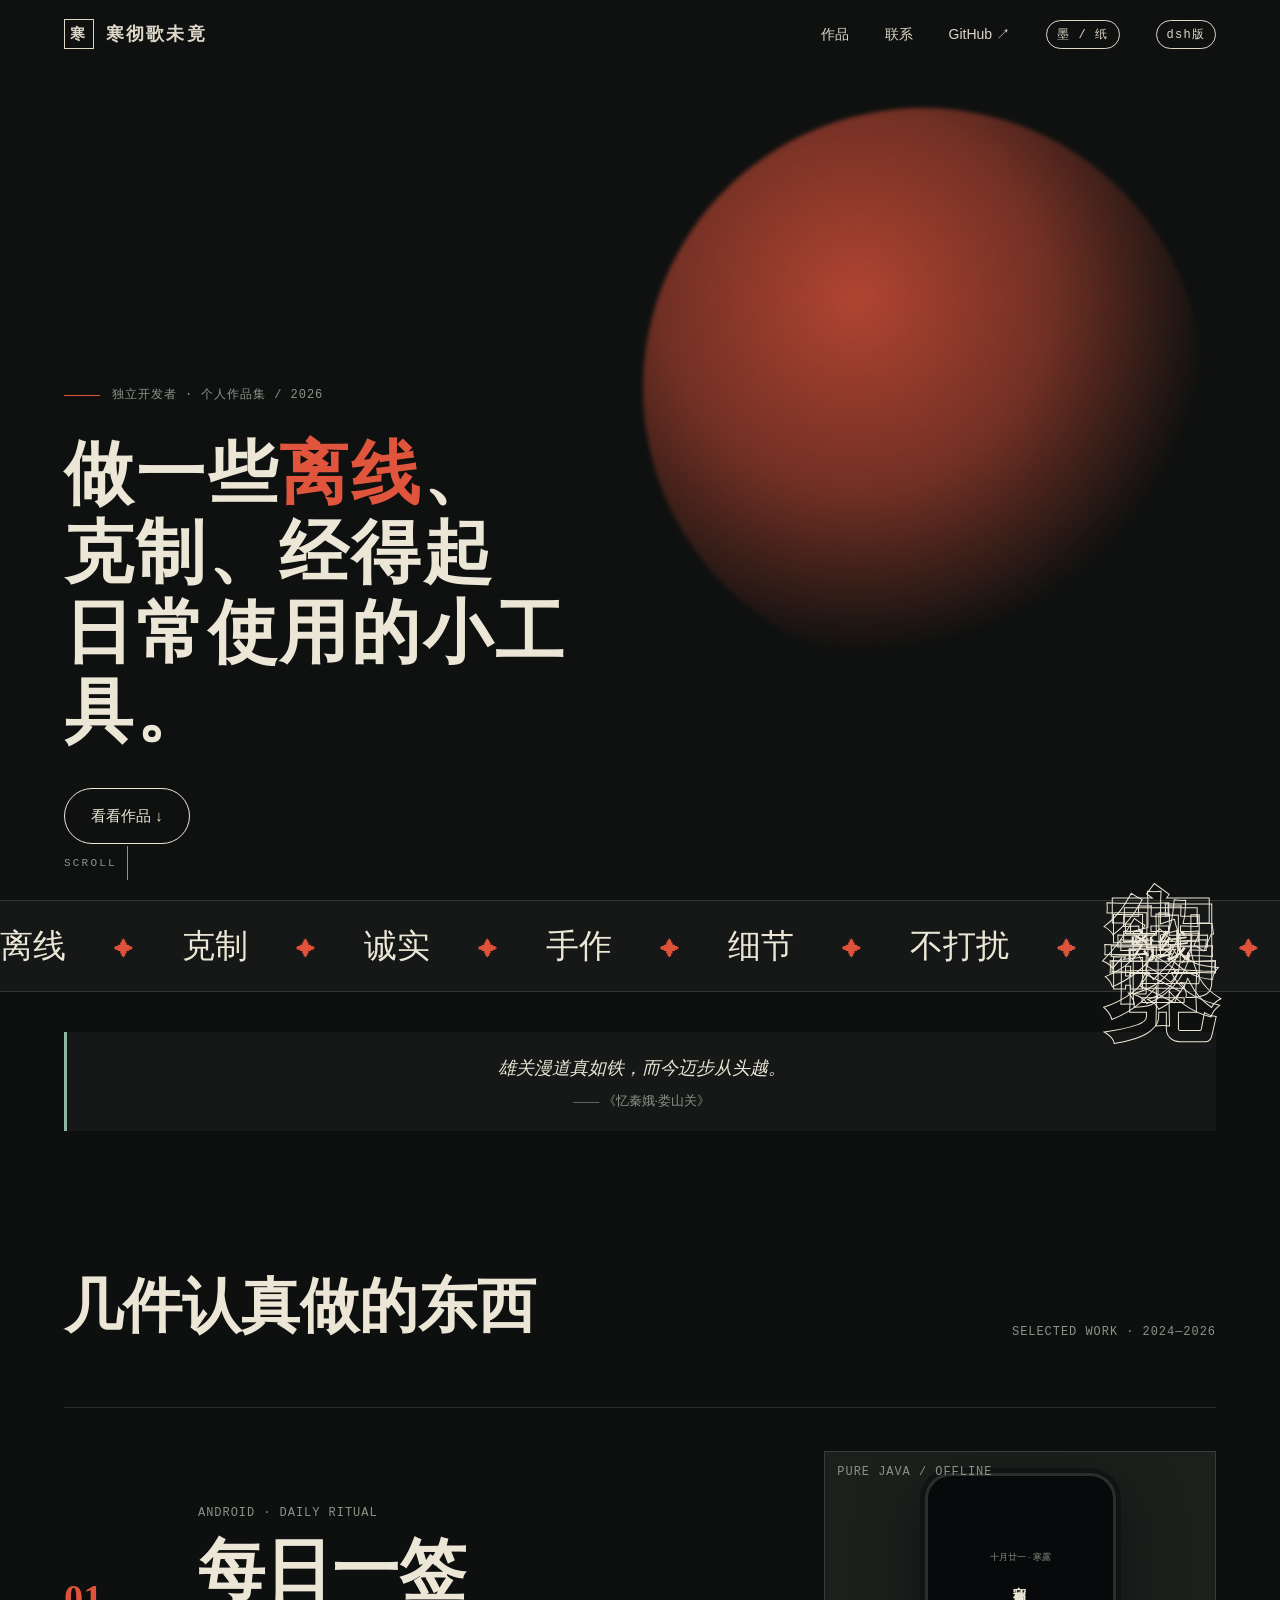
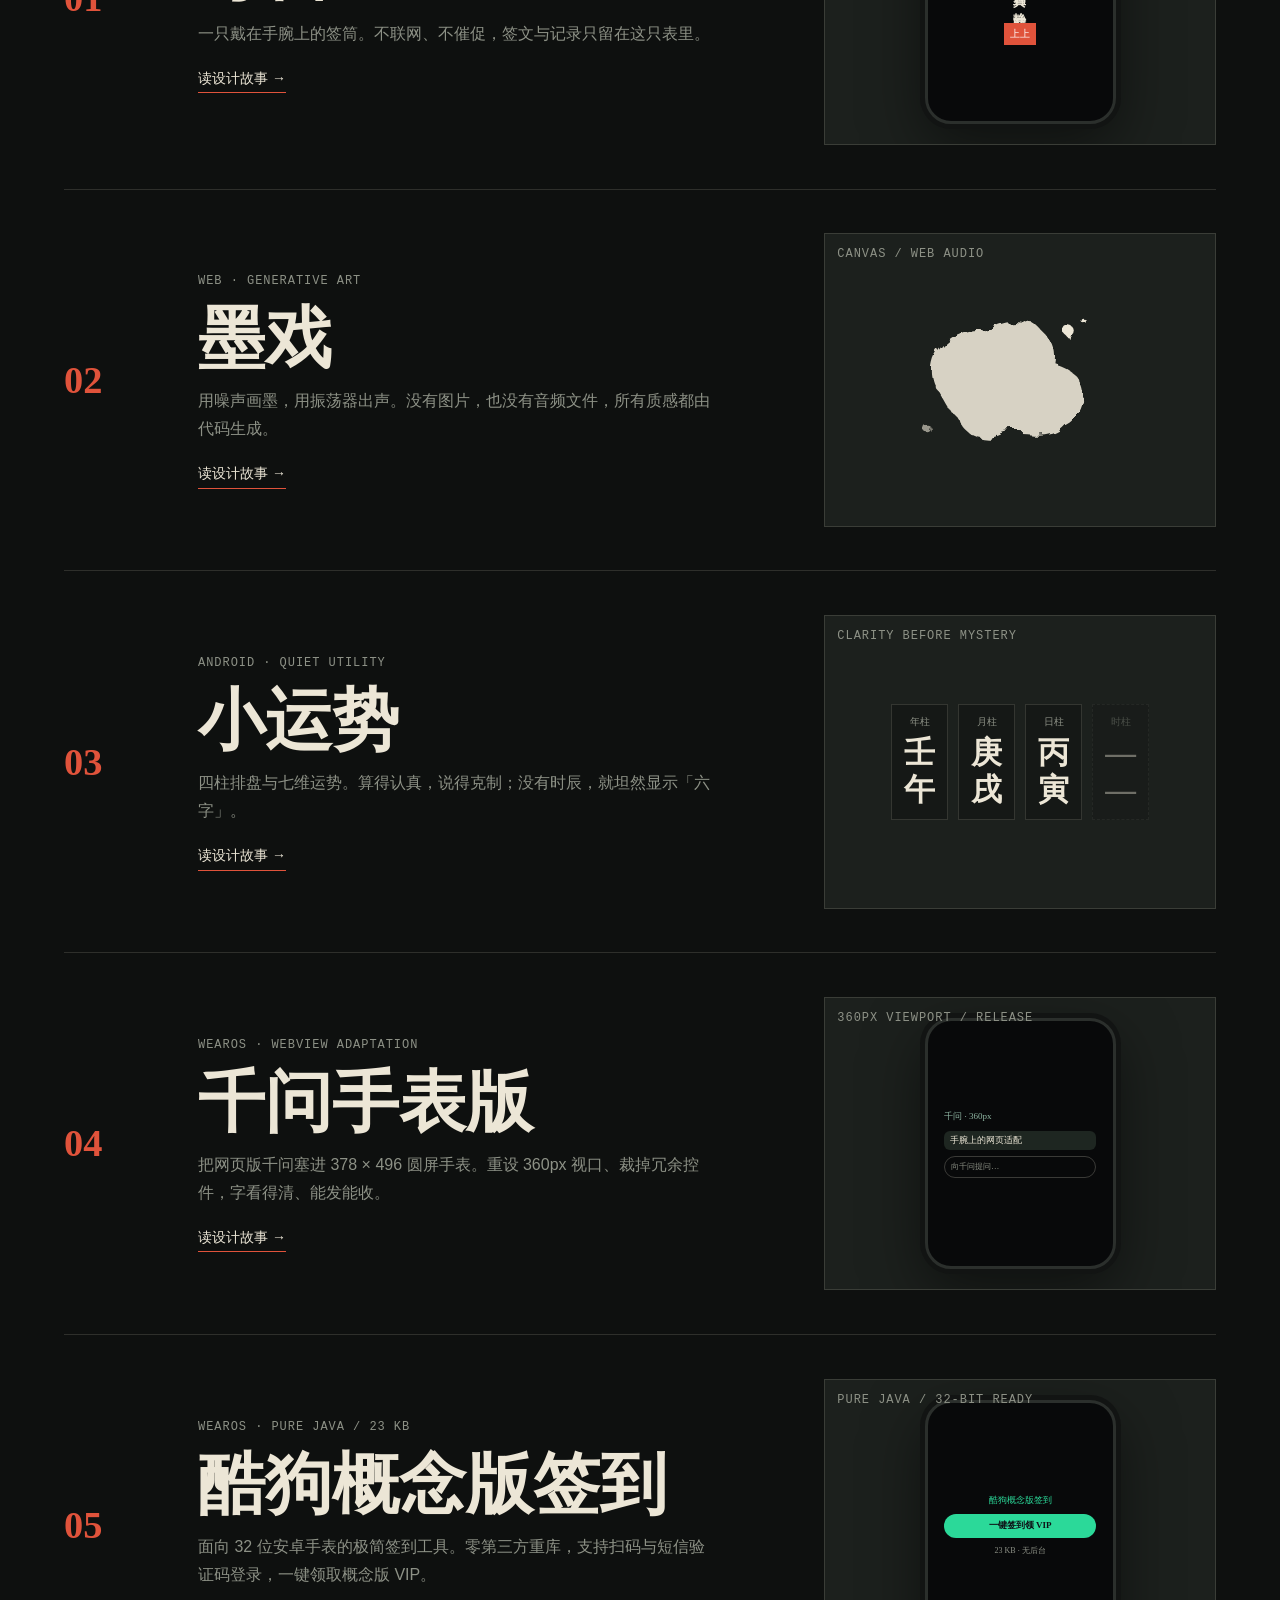
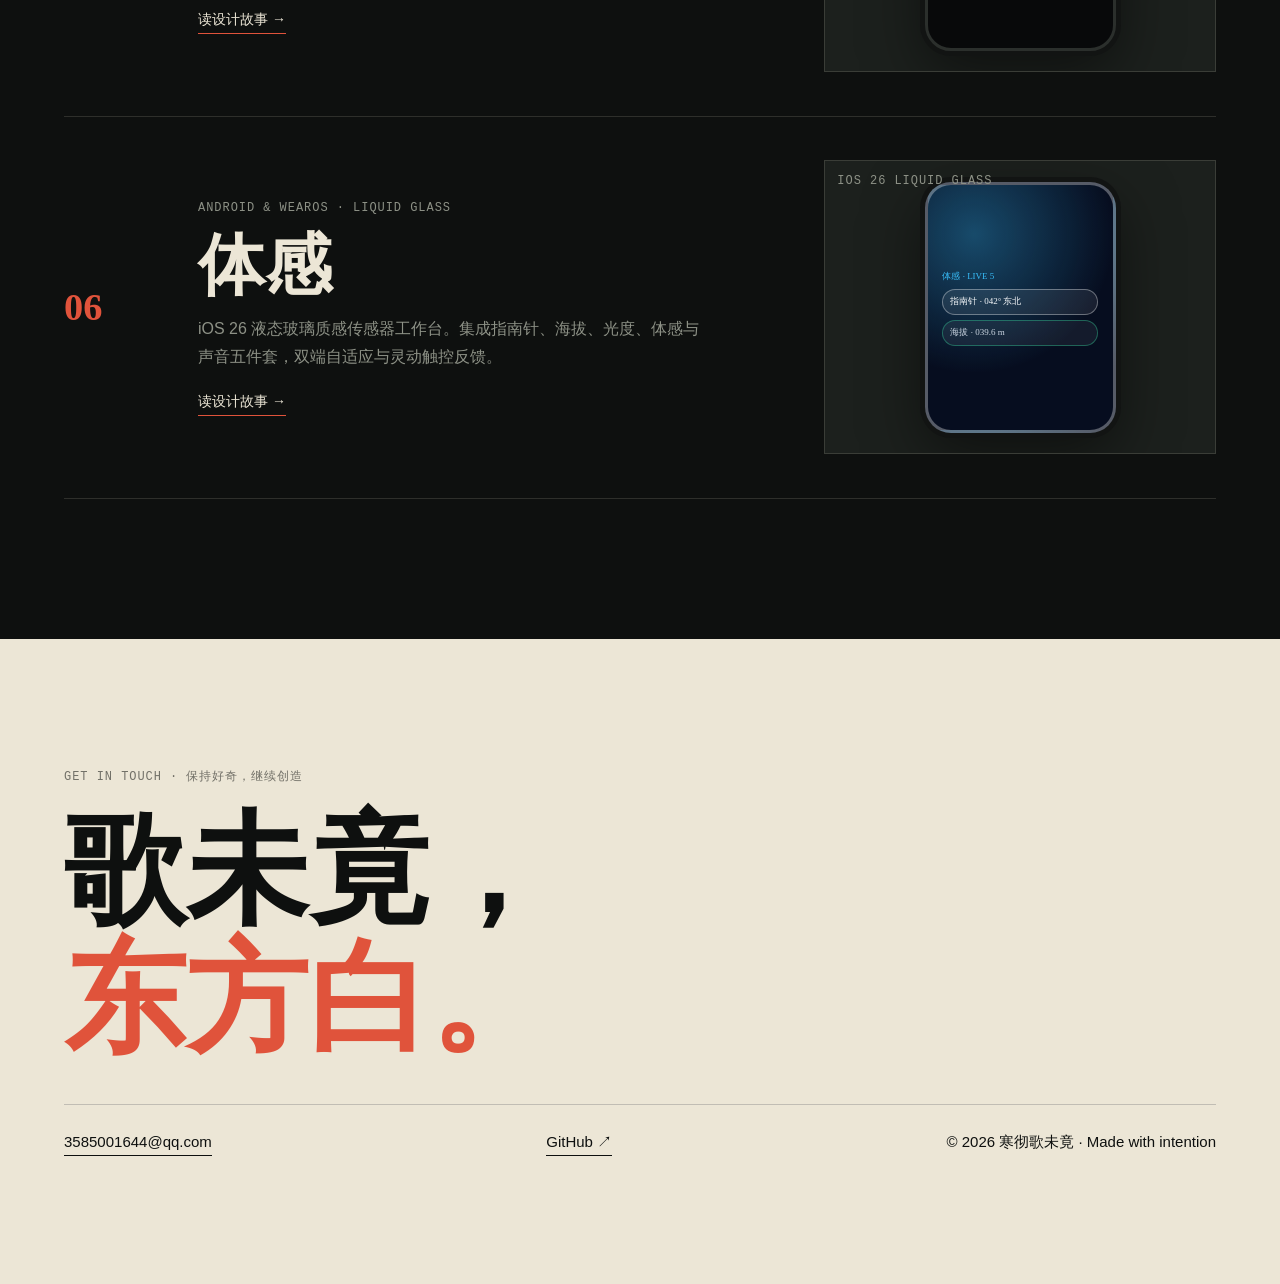
<file: index.html>
<!doctype html>
<html lang="zh-CN">
<head>
<meta charset="utf-8">
<meta name="viewport" content="width=device-width,initial-scale=1">
<title>寒彻歌未竟 — 独立开发者</title>
<meta name="theme-color" content="#0e100f">
<link rel="icon" href="data:image/svg+xml,%3Csvg xmlns='http://www.w3.org/2000/svg' viewBox='0 0 64 64'%3E%3Crect width='64' height='64' rx='14' fill='%23e0533b'/%3E%3Ctext x='32' y='45' font-size='38' text-anchor='middle' fill='%23fff' font-family='serif'%3E寒%3C/text%3E%3C/svg%3E">
<style>
:root{
  --bg:#0e100f; --bg2:#151816; --bg3:#1c201d;
  --fg:#ece6d6; --mute:#8d9186; --line:rgba(236,230,214,.14);
  --red:#e0533b; --jade:#8fb7a3; --gold:#d9b46a;
  --serif:"Noto Serif SC","Songti SC","STSong","SimSun",Georgia,serif;
  --sans:-apple-system,BlinkMacSystemFont,"Segoe UI","PingFang SC","Microsoft YaHei",sans-serif;
  --mono:"SFMono-Regular",Consolas,"Liberation Mono",monospace;
  --gut:clamp(20px,5vw,72px);
}
[data-theme="paper"]{
  --bg:#efeadd; --bg2:#e6e0d1; --bg3:#ddd6c4;
  --fg:#1d211d; --mute:#6a6f64; --line:rgba(29,33,29,.16);
  --red:#b83a27; --jade:#4f705f; --gold:#9a7424;
}
*{box-sizing:border-box;margin:0;padding:0}
html{scroll-behavior:smooth;-webkit-text-size-adjust:100%}
body{background:var(--bg);color:var(--fg);font:16px/1.75 var(--sans);transition:background .4s,color .4s;overflow-x:hidden}
a{color:inherit;text-decoration:none}
::selection{background:var(--red);color:#fff}
.shell{padding-inline:var(--gut);max-width:1480px;margin-inline:auto}
.mono{font-family:var(--mono);letter-spacing:.08em;text-transform:uppercase;font-size:12px;color:var(--mute)}
.qbanner{margin-top:clamp(22px,4vw,40px);padding:20px 24px;background:var(--bg2);border-left:3px solid var(--jade);text-align:center;cursor:pointer;transition:background .25s,border-color .25s}
.qbanner:hover{background:var(--bg3)}
.qbanner q{display:block;font:italic clamp(15px,1.7vw,18px)/1.8 var(--serif);color:var(--fg);quotes:none}
.qbanner cite{display:block;margin-top:6px;font:13px/1.6 var(--serif);color:var(--mute);font-style:normal}

/* grain */
body::before{content:"";position:fixed;inset:0;pointer-events:none;z-index:50;opacity:.07;mix-blend-mode:overlay;
  background-image:url("data:image/svg+xml,%3Csvg xmlns='http://www.w3.org/2000/svg' width='160' height='160'%3E%3Cfilter id='n'%3E%3CfeTurbulence type='fractalNoise' baseFrequency='.85' numOctaves='2'/%3E%3C/filter%3E%3Crect width='160' height='160' filter='url(%23n)'/%3E%3C/svg%3E")}

/* header */
.hd{position:fixed;inset:0 0 auto 0;z-index:40;display:flex;justify-content:space-between;align-items:center;padding:18px var(--gut);
  mix-blend-mode:difference;color:#ece6d6}
.brand{display:flex;align-items:center;gap:12px;font-family:var(--serif);font-weight:700;font-size:18px;letter-spacing:.12em}
.brand i{width:30px;height:30px;border:1px solid currentColor;display:grid;place-items:center;font-style:normal;font-size:15px}
.nav{display:flex;gap:clamp(14px,3vw,36px);align-items:center;font-size:14px}
.nav a{position:relative;padding:4px 0}
.nav a::after{content:"";position:absolute;left:0;bottom:0;height:1px;width:0;background:currentColor;transition:width .3s}
.nav a:hover::after{width:100%}
.tg{border:1px solid currentColor;background:none;color:inherit;font:12px var(--mono);letter-spacing:.1em;padding:5px 10px;border-radius:99px;cursor:pointer}

/* views */
.view{display:none}.view.active{display:block;animation:in .6s cubic-bezier(.2,.7,.2,1)}
@keyframes in{from{opacity:0;transform:translateY(14px)}to{opacity:1;transform:none}}

/* hero */
.hero{min-height:min(100svh,1000px);display:grid;grid-template-columns:1fr auto;gap:var(--gut);align-items:end;padding-top:120px;padding-bottom:56px;position:relative}
.hero::before{content:"";position:absolute;right:6%;top:12%;width:min(46vw,560px);aspect-ratio:1;border-radius:50%;
  background:radial-gradient(circle at 38% 34%,rgba(224,83,59,.9),rgba(224,83,59,.55) 38%,rgba(224,83,59,0) 70%);filter:blur(2px);opacity:.85;animation:breathe 9s ease-in-out infinite}
@keyframes breathe{50%{transform:scale(1.06);opacity:.7}}
.hero-l{position:relative;z-index:1;max-width:640px}
.hero-l .mono{margin-bottom:28px;display:flex;align-items:center;gap:12px}
.hero-l .mono::before{content:"";width:36px;height:1px;background:var(--red)}
.hero h1{font-family:var(--serif);font-weight:900;font-size:clamp(34px,5.4vw,76px);line-height:1.15;letter-spacing:.04em}
.hero h1 em{font-style:normal;color:var(--red)}
.hero p{margin-top:28px;color:var(--mute);font-size:clamp(15px,1.35vw,18px);max-width:30em}
.hero p b{color:var(--fg);font-weight:500;background:linear-gradient(transparent 62%,rgba(224,83,59,.38) 0)}
.cta{display:inline-flex;align-items:center;gap:10px;margin-top:36px;padding:14px 26px;border:1px solid var(--fg);border-radius:99px;font-size:15px;transition:.3s}
.cta:hover{background:var(--fg);color:var(--bg)}
.vert{writing-mode:vertical-rl;font-family:var(--serif);font-weight:900;font-size:clamp(72px,min(11vw,12.5vh),170px);line-height:1;letter-spacing:.1em;position:relative;z-index:1;
  -webkit-text-stroke:1px var(--fg);color:transparent;transition:.5s;user-select:none}
.vert:hover{color:var(--fg)}
.scroll{position:absolute;left:var(--gut);bottom:20px;font:11px var(--mono);letter-spacing:.2em;color:var(--mute);display:flex;gap:10px;align-items:center}
.scroll::after{content:"";width:1px;height:34px;background:var(--mute);animation:drop 2s infinite}
@keyframes drop{0%{transform:scaleY(0);transform-origin:top}50%{transform:scaleY(1);transform-origin:top}51%{transform-origin:bottom}100%{transform:scaleY(0);transform-origin:bottom}}

/* marquee */
.mq{border-block:1px solid var(--line);overflow:hidden;padding:16px 0;background:var(--bg2)}
.mq div{display:flex;width:max-content;animation:mq 34s linear infinite;gap:48px;font-family:var(--serif);font-size:clamp(20px,2.6vw,34px);white-space:nowrap}
.mq span::after{content:"✦";color:var(--red);margin-left:48px;font-size:.6em;vertical-align:middle}
@keyframes mq{to{transform:translateX(-50%)}}

/* sections */
section{padding-block:clamp(72px,11vw,148px)}
.sh{display:flex;justify-content:space-between;align-items:flex-end;gap:20px;margin-bottom:clamp(36px,5vw,72px);flex-wrap:wrap}
.sh h2{font-family:var(--serif);font-weight:900;font-size:clamp(30px,4.6vw,64px);line-height:1.2}

/* work list */
.row{display:grid;grid-template-columns:70px 1fr minmax(240px,34%);gap:var(--gut);align-items:center;padding:clamp(26px,3.4vw,46px) 0;border-top:1px solid var(--line);position:relative;transition:.4s}
.row:last-child{border-bottom:1px solid var(--line)}
.row:hover{padding-inline:18px;background:var(--bg2)}
.row .no{font:700 clamp(28px,3vw,44px)/1 var(--serif);color:var(--red)}
.row .tp{margin-bottom:10px}
.row h3{font-family:var(--serif);font-weight:900;font-size:clamp(34px,5.2vw,76px);line-height:1.1;margin-bottom:12px}
.row p{color:var(--mute);max-width:32em}
.row .more{display:inline-flex;gap:8px;margin-top:18px;color:var(--fg);font-size:14px;border-bottom:1px solid var(--red);padding-bottom:2px}
.vis{aspect-ratio:4/3;background:var(--bg3);border:1px solid var(--line);display:grid;place-items:center;position:relative;overflow:hidden;transition:.5s}
.row:hover .vis{transform:rotate(-1.4deg) scale(1.025);border-color:var(--red)}
.vis .cap{position:absolute;left:12px;top:10px}
/* watch */
.wt{height:86%;width:auto;aspect-ratio:378/496;background:#08090a;border:3px solid #2b2f2c;border-radius:26px;display:grid;place-items:center;box-shadow:0 0 0 5px #121413,0 20px 60px rgba(0,0,0,.5)}
.wt div{text-align:center;font-family:var(--serif);color:#ece6d6}
.wt small{display:block;font-size:9px;color:#8d9186;margin-bottom:10px}
.wt b{display:block;writing-mode:vertical-rl;margin:0 auto;font-size:clamp(10px,1.05vw,15px);letter-spacing:.18em;line-height:1.3}
.wt u{display:inline-block;margin-top:12px;text-decoration:none;color:#fff;background:var(--red);font-size:10px;padding:2px 6px}
/* ink */
.vis svg.ink{width:78%;height:auto}
/* bazi */
.bz{display:flex;gap:10px;font-family:var(--serif)}
.bz div{border:1px solid var(--line);padding:10px 12px;text-align:center;background:var(--bg2)}
.bz small{display:block;font:10px var(--sans);color:var(--mute);margin-bottom:6px}
.bz strong{display:block;font-size:clamp(20px,2.4vw,32px);line-height:1.2}
.bz div:last-child{opacity:.4;border-style:dashed}

/* about */
.ab{display:grid;grid-template-columns:1.1fr 1fr;gap:var(--gut);align-items:start}
.ab blockquote{font-family:var(--serif);font-weight:900;font-size:clamp(36px,5.8vw,86px);line-height:1.2}
.ab blockquote em{font-style:normal;color:var(--red)}
.ab .tx p{color:var(--mute);margin-bottom:1.1em}.ab .tx strong{color:var(--fg);font-weight:500}
.pr{display:grid;grid-template-columns:repeat(3,1fr);gap:1px;background:var(--line);border:1px solid var(--line);margin-top:clamp(48px,7vw,96px)}
.pr div{background:var(--bg);padding:clamp(22px,3vw,40px);transition:.3s}
.pr div:hover{background:var(--bg2)}
.pr h4{font-family:var(--serif);font-size:22px;margin:10px 0 8px}
.pr p{color:var(--mute);font-size:14px}

/* contact */
.ct{background:var(--fg);color:var(--bg);padding-block:clamp(72px,10vw,130px)}
.ct .mono{color:rgba(14,16,15,.55)}
[data-theme="paper"] .ct .mono{color:rgba(239,234,221,.6)}
.ct h2{font-family:var(--serif);font-weight:900;font-size:clamp(46px,9.5vw,150px);line-height:1.05;margin:20px 0 40px}
.ct h2 em{font-style:normal;color:var(--red)}
.ct .ln{display:flex;justify-content:space-between;flex-wrap:wrap;gap:16px;border-top:1px solid rgba(128,128,128,.4);padding-top:24px;font-size:15px}
.ct .ln a{border-bottom:1px solid currentColor}

/* case */
.ch{padding-top:150px;padding-bottom:50px}
.back{display:inline-block;margin-bottom:40px;color:var(--mute);font-size:14px}.back:hover{color:var(--red)}
.ch h1{font-family:var(--serif);font-weight:900;font-size:clamp(56px,13vw,200px);line-height:1;margin:14px 0 22px}
.ch .lede{font-family:var(--serif);font-size:clamp(18px,2.3vw,30px);color:var(--mute);max-width:24em}
.meta{display:flex;gap:10px;flex-wrap:wrap;margin-top:32px}
.meta span{border:1px solid var(--line);border-radius:99px;padding:5px 14px;font-size:13px;color:var(--mute)}
.banner{margin-block:30px}
.banner .vis{aspect-ratio:21/9;min-height:240px}
.cl{display:grid;grid-template-columns:210px minmax(0,680px);gap:clamp(30px,6vw,110px);padding-block:60px}
.cl aside{position:sticky;top:110px;align-self:start;display:grid;gap:22px}
.cl aside div{font-size:14px;color:var(--mute);border-left:2px solid var(--red);padding-left:14px}
.cl aside strong{display:block;font:900 44px/1 var(--serif);color:var(--fg)}
.cb h2{font-family:var(--serif);font-size:clamp(24px,2.6vw,34px);margin:2.2em 0 .6em}.cb h2:first-child{margin-top:0}
.cb p,.cb li{color:var(--mute);margin-bottom:1em}.cb p strong{color:var(--fg);font-weight:500}
.cb ul{padding-left:1.2em}
.cb blockquote{font-family:var(--serif);font-size:clamp(22px,2.6vw,32px);line-height:1.5;color:var(--fg);border-left:3px solid var(--red);padding:6px 0 6px 22px;margin:1.6em 0}
.dl{display:flex;justify-content:space-between;align-items:center;gap:16px;flex-wrap:wrap;margin-top:48px;padding:26px;border:1px solid var(--line);background:var(--bg2)}
.dl b{color:var(--red)}
.btn{display:inline-flex;gap:8px;align-items:center;background:var(--red);color:#fff;padding:13px 26px;border-radius:99px;font-size:15px}
.btn:hover{filter:brightness(1.12)}
.pg{display:flex;justify-content:space-between;border-top:1px solid var(--line);padding-block:34px;font-family:var(--serif);font-size:clamp(16px,2vw,24px)}
.pg a:hover{color:var(--red)}

/* reveal */
.rv{opacity:0;transform:translateY(26px);transition:opacity .8s,transform .8s}.rv.on{opacity:1;transform:none}
@media (prefers-reduced-motion:reduce){*{animation:none!important;transition:none!important}.rv{opacity:1;transform:none}}

@media(max-width:860px){
  .hero{grid-template-columns:1fr;align-items:start}
  .vert{writing-mode:horizontal-tb;order:-1;font-size:min(15vw,110px);letter-spacing:.05em;margin-top:6px;white-space:nowrap}
  .hero::before{width:84vw;right:-20%;top:10%}
  .scroll{display:none}
  .row{grid-template-columns:44px 1fr}.row .vis{grid-column:1/-1}
  .ab,.cl{grid-template-columns:1fr}.cl aside{position:static;grid-template-columns:repeat(3,1fr)}
  .pr{grid-template-columns:1fr}
  .nav a.hide-m{display:none}
  .banner .vis{aspect-ratio:4/3}
}
/* ===== 手表 / 超小屏（≤380px CSS 宽，如 189×248、360 缩放前的真实视口）===== */
@media(max-width:380px){
  :root{--gut:16px}
  body{font-size:13px;line-height:1.65}
  body::before{display:none}
  .hd{padding:8px var(--gut);position:absolute;mix-blend-mode:normal;color:var(--fg)}
  .brand{font-size:12px;gap:6px;letter-spacing:.04em}.brand i{width:20px;height:20px;font-size:11px}
  .brand span,.brand{white-space:nowrap}
  .nav{gap:8px;font-size:11px}.nav a:nth-child(2),.nav a:nth-child(3){display:none}
  .tg{padding:3px 7px;font-size:10px}
  .hero{min-height:0;padding-top:64px;padding-bottom:32px;gap:10px}
  .hero::before{width:120%;right:-40%;top:2%;opacity:.55}
  .vert{font-size:min(17vw,40px);letter-spacing:.02em}
  .hero h1{font-size:22px;line-height:1.3}
  .hero p{font-size:12px;margin-top:12px}
  .hero-l .mono{margin-bottom:12px;font-size:9px}.hero-l .mono::before{width:16px}
  .cta{padding:8px 16px;font-size:12px;margin-top:16px}
  .mq{padding:8px 0}.mq div{font-size:15px;gap:24px}.mq span::after{margin-left:24px}
  .qbanner{margin-top:14px;padding:12px 14px}.qbanner q{font-size:13px;line-height:1.6}.qbanner cite{font-size:11px;margin-top:4px}
  section{padding-block:36px}
  .sh{margin-bottom:20px}.sh h2{font-size:22px}
  .row{grid-template-columns:1fr;gap:10px;padding:18px 0}.row:hover{padding-inline:0}
  .row .no{font-size:18px}.row h3{font-size:28px;margin-bottom:6px}.row p{font-size:12px}
  .row .vis{aspect-ratio:16/10}
  .wt{height:80%}.wt b{font-size:9px}
  .bz{gap:4px}.bz div{padding:5px 6px}.bz strong{font-size:16px}.bz small{font-size:8px}
  .ab blockquote{font-size:26px}.pr h4{font-size:16px}.pr div{padding:14px}
  .ct h2{font-size:34px;margin:10px 0 20px}.ct .ln{font-size:11px;padding-top:12px}
  .ch{padding-top:64px;padding-bottom:16px}.ch h1{font-size:44px}.ch .lede{font-size:14px}
  .back{margin-bottom:16px;font-size:12px}
  .meta{margin-top:14px;gap:6px}.meta span{font-size:10px;padding:3px 8px}
  .banner .vis{aspect-ratio:16/10;min-height:0}
  .cl{padding-block:24px;gap:20px}.cl aside strong{font-size:22px}.cl aside div{font-size:10px;padding-left:8px}
  .cb h2{font-size:17px}.cb blockquote{font-size:15px;padding-left:12px}
  .dl{padding:14px}.btn{padding:9px 16px;font-size:12px}
  .pg{font-size:13px;flex-direction:column;gap:8px}
  .nav a,.tg{white-space:nowrap}
  .sh .mono{display:none}
}
@media(max-width:260px){
  .nav a{display:none}
  .vis .cap{display:none}
  .ch h1{font-size:36px}
  .banner .vis{min-height:150px}
  .cl aside strong{font-size:18px}
  .hero h1{font-size:19px}
  .row h3{font-size:24px}
  .qbanner{padding:10px 12px}.qbanner q{font-size:12px}
}
/* ===== UI 风格切换（淡出跳转，100% 兼容手表浏览器）===== */
body{transition:opacity .26s ease, transform .26s ease}
body.ui-leaving{opacity:0;transform:scale(.985)}
@media(max-width:380px){.ui-tg{padding:3px 7px;font-size:10px}}
</style>
</head>
<body>
<svg width="0" height="0" style="position:absolute" aria-hidden="true"><defs><filter id="rough"><feTurbulence type="fractalNoise" baseFrequency=".025" numOctaves="4" seed="7" result="n"/><feDisplacementMap in="SourceGraphic" in2="n" scale="28"/></filter></defs></svg>
<header class="hd">
  <a class="brand" href="#home" aria-label="回到首页"><i>寒</i>寒彻歌未竟</a>
  <nav class="nav"><a href="#work">作品</a><a href="#contact">联系</a><a class="hide-m" href="https://github.com/114514hi-joy" target="_blank" rel="noopener noreferrer">GitHub ↗</a><button class="tg" id="tg" aria-label="切换明暗">墨 / 纸</button><button class="tg ui-tg" id="uiTg" aria-label="切换为 dsh 纸纹版界面">dsh版</button></nav>
</header>

<main>
<div class="view" id="home">
  <div class="hero shell">
    <div class="hero-l">
      <div class="mono">独立开发者 · 个人作品集 / 2026</div>
      <h1>做一些<em>离线</em>、<br>克制、经得起<br>日常使用的小工具。</h1>
      <a class="cta" href="#work">看看作品 ↓</a>
    </div>
    <div class="vert" aria-hidden="true">寒彻歌未竟</div>
    <div class="scroll">SCROLL</div>
  </div>
  <div class="mq" aria-hidden="true"><div><span>离线</span><span>克制</span><span>诚实</span><span>手作</span><span>细节</span><span>不打扰</span><span>离线</span><span>克制</span><span>诚实</span><span>手作</span><span>细节</span><span>不打扰</span></div></div>

  <div class="shell"><blockquote class="qbanner rv" id="qbanner" title="点击换一句"><q id="qtext">雄关漫道真如铁，而今迈步从头越。</q><cite id="qcite">—— 《忆秦娥·娄山关》</cite></blockquote></div>

  <section class="shell" id="work">
    <div class="sh rv"><h2>几件认真做的东西</h2><div class="mono">Selected work · 2024—2026</div></div>
    <a class="row rv" href="#case-1"><span class="no">01</span>
      <div><div class="mono tp">Android · Daily ritual</div><h3>每日一签</h3><p>一只戴在手腕上的签筒。不联网、不催促，签文与记录只留在这只表里。</p><span class="more">读设计故事 →</span></div>
      <div class="vis"><span class="cap mono">Pure Java / Offline</span><div class="wt"><div><small>十月廿一 · 寒露</small><b>守拙归真　静待花开</b><u>上上</u></div></div></div></a>
    <a class="row rv" href="#case-2"><span class="no">02</span>
      <div><div class="mono tp">Web · Generative art</div><h3>墨戏</h3><p>用噪声画墨，用振荡器出声。没有图片，也没有音频文件，所有质感都由代码生成。</p><span class="more">读设计故事 →</span></div>
      <div class="vis"><span class="cap mono">Canvas / Web Audio</span><svg class="ink" viewBox="0 0 400 240"><g filter="url(#rough)" fill="currentColor"><path d="M97 139c-32-36 7-90 57-83 33-31 99-6 90 39 45 14 53 63 16 84-23 27-60 4-85 18-39 13-59-24-78-58Z" opacity=".9"/><circle cx="269" cy="60" r="7"/><circle cx="284" cy="42" r="3"/><circle cx="75" cy="181" r="5" opacity=".6"/></g></svg></div></a>
    <a class="row rv" href="#case-3"><span class="no">03</span>
      <div><div class="mono tp">Android · Quiet utility</div><h3>小运势</h3><p>四柱排盘与七维运势。算得认真，说得克制；没有时辰，就坦然显示「六字」。</p><span class="more">读设计故事 →</span></div>
      <div class="vis"><span class="cap mono">Clarity before mystery</span><div class="bz"><div><small>年柱</small><strong>壬<br>午</strong></div><div><small>月柱</small><strong>庚<br>戌</strong></div><div><small>日柱</small><strong>丙<br>寅</strong></div><div><small>时柱</small><strong>—<br>—</strong></div></div></div></a>
    <a class="row rv" href="#case-4"><span class="no">04</span>
      <div><div class="mono tp">WearOS · WebView adaptation</div><h3>千问手表版</h3><p>把网页版千问塞进 378 × 496 圆屏手表。重设 360px 视口、裁掉冗余控件，字看得清、能发能收。</p><span class="more">读设计故事 →</span></div>
      <div class="vis"><span class="cap mono">360px Viewport / Release</span><div class="wt"><div style="width:82%;display:grid;gap:6px;text-align:left"><small style="margin:0;color:#8fb7a3">千问 · 360px</small><span style="display:block;background:#1e2621;padding:4px 6px;border-radius:6px;font-size:9px;line-height:1.3">手腕上的网页适配</span><span style="display:block;border:1px solid rgba(236,230,214,.22);padding:3px 6px;border-radius:99px;font-size:8px;color:#8d9186">向千问提问…</span></div></div></div></a>
    <a class="row rv" href="#case-5"><span class="no">05</span>
      <div><div class="mono tp">WearOS · Pure Java / 23 KB</div><h3>酷狗概念版签到</h3><p>面向 32 位安卓手表的极简签到工具。零第三方重库，支持扫码与短信验证码登录，一键领取概念版 VIP。</p><span class="more">读设计故事 →</span></div>
      <div class="vis"><span class="cap mono">Pure Java / 32-bit Ready</span><div class="wt"><div style="width:82%;display:grid;gap:6px;text-align:center"><small style="margin:0;color:#2bd999">酷狗概念版签到</small><span style="display:block;background:#2bd999;color:#0e1116;padding:4px 6px;border-radius:99px;font-size:9px;font-weight:700">一键签到领 VIP</span><span style="display:block;font-size:8px;color:#8d9186">23 KB · 无后台</span></div></div></div></a>
    <a class="row rv" href="#case-6"><span class="no">06</span>
      <div><div class="mono tp">Android & WearOS · Liquid Glass</div><h3>体感</h3><p>iOS 26 液态玻璃质感传感器工作台。集成指南针、海拔、光度、体感与声音五件套，双端自适应与灵动触控反馈。</p><span class="more">读设计故事 →</span></div>
      <div class="vis"><span class="cap mono">iOS 26 Liquid Glass</span><div class="wt" style="background:radial-gradient(circle at 25% 20%,rgba(56,189,248,.35),transparent 58%),#060d1f;border-color:rgba(255,255,255,.32)"><div style="width:84%;display:grid;gap:5px;text-align:left"><small style="margin:0;color:#38bdf8">体感 · LIVE 5</small><span style="display:block;background:rgba(255,255,255,.08);border:1px solid rgba(255,255,255,.35);padding:4px 7px;border-radius:99px;font-size:9px;color:#f8fafc">指南针 · 042° 东北</span><span style="display:block;background:rgba(255,255,255,.06);border:1px solid rgba(52,211,153,.4);padding:4px 7px;border-radius:99px;font-size:9px;color:#cbd5e1">海拔 · 039.6 m</span></div></div></div></a>
  </section>
</div>
<div id="cases"></div>
</main>

<footer class="ct" id="contact"><div class="shell">
  <div class="mono">Get in touch · 保持好奇，继续创造</div>
  <h2>歌未竟，<br><em>东方白。</em></h2>
  <div class="ln"><a href="mailto:3585001644@qq.com">3585001644@qq.com</a><a href="https://github.com/114514hi-joy" target="_blank" rel="noopener noreferrer">GitHub ↗</a><span>© 2026 寒彻歌未竟 · Made with intention</span></div>
</div></footer>

<script>
(() => {
  const cases = {
    'case-1':{label:'Case 01 · Android / 2026',t:'每日一签',lede:'一只戴在手腕上的签筒。<br>不联网、不催促，每天留一点仪式感。',meta:['独立开发','纯 Java 自定义 View','Version 2.20'],
      vis:'<span class="cap mono">Six interfaces / Five themes</span><div class="wt"><div><small>十月廿一 · 寒露</small><b>守拙归真　静待花开</b><u>上上</u></div></div>',
      aside:[['6','套界面'],['5','套主题'],['0','网络权限']],
      body:`<h2>不争夺注意力</h2><p>想有个每天看一眼的东西，但不想被 App 打扰。通知、推送、签到、红点，都在抢注意力。所以反过来做：<strong>不催促回来，也不制造中断的愧疚。</strong></p><p>第二天再来，是缘分；不来，也不会弹出「连续签到中断」。工具负责解决问题，签负责给普通的一天留一点意味。</p><h2>为小屏幕而做</h2><p>整块应用使用纯 Java 自定义 View 绘制。卷轴、表盘、卡片、杂志、签筒与封面六套界面，共用签库、历法、月相与往签记录。</p><ul><li>真实月面贴图与正射投影，而不是一枚简单月牙</li><li>36 支签、64 卦、节气与农历均在本地计算</li><li>378 × 496 真机调校，设计以看清、点准为先</li></ul><blockquote>小屏幕不是把桌面界面缩小，<br>而是重新决定什么值得留下。</blockquote><h2>踩过的坑</h2><p>这块手表对 sp 与 dp 的实际换算并不标准，设计稿中的像素不能直接搬进代码。竖排签文也曾被 TextView 的行框切掉，最后改成逐字排列，才把每一个字完整留下。</p><p>许多改动不是先在参数里想明白，而是在表上看见问题，再回头重做。这里的精致，来自一次次不太优雅的实测。</p>`,
      dl:['每日一签 · Android APK','cfi4','https://wwani.lanzoup.com/i708c4fkpvfg'],prev:null,next:['case-2','墨戏']},
    'case-2':{label:'Case 02 · Web experiment / 2026',t:'墨戏',lede:'用代码画墨，用代码出声。<br>没有一张图，也没有一段音频。',meta:['交互实验','单文件','零素材'],
      vis:'<svg class="ink" style="width:36%" viewBox="0 0 400 240"><g filter="url(#rough)" fill="currentColor"><path d="M97 139c-32-36 7-90 57-83 33-31 99-6 90 39 45 14 53 63 16 84-23 27-60 4-85 18-39 13-59-24-78-58Z" opacity=".9"/><circle cx="269" cy="60" r="7"/><circle cx="284" cy="42" r="3"/></g></svg>',
      aside:[['0','图片文件'],['0','音频文件'],['1','HTML 文件']],
      body:`<h2>重新理解「素材」</h2><p>想验证一件事：如果不用任何素材，只靠代码，能不能做出「墨」和「声」的感觉。噪声函数是素材，振荡器也是素材，只是它们不需要被打包。</p><h2>墨是怎么出来的</h2><p>Canvas 逐像素生成，用 value noise 叠 fbm：低频决定轮廓，高频制造毛刺。像宣纸吸墨，边缘永远不会过分整齐。</p><p>关键不在算法本身，而在透明度曲线。墨滴生命的前 55% 保持全浓，之后才开始渗散，墨色才终于「沉」了下来。</p><h2>声是怎么出来的</h2><p>Web Audio 现场合成竹签碰撞：噪声爆、带通滤波、极速衰减。三个节点串起来，再随机微调频率与衰减时间，每一下都不完全相同。</p><blockquote>有时候，最干净的素材，<br>恰好是计算出来的。</blockquote><h2>一座 CSS 3D 签筒</h2><p>十一根签用 rotateY 排在圆弧上，再用 translateZ 推到各自的半径，让浏览器处理遮挡。居中的 translate 必须写在 transform 链最前面，否则翻转轴会偏。</p>`,
      dl:null,prev:['case-1','每日一签'],next:['case-3','小运势']},
    'case-3':{label:'Case 03 · Android / 2025',t:'小运势',lede:'四柱排盘与七维运势。<br>算得认真，说得克制。',meta:['命理工具','本地计算','清晰可溯'],
      vis:'<div class="bz"><div><small>年柱</small><strong>壬<br>午</strong></div><div><small>月柱</small><strong>庚<br>戌</strong></div><div><small>日柱</small><strong>丙<br>寅</strong></div><div><small>时柱</small><strong>—<br>—</strong></div></div>',
      aside:[['7','运势维度'],['3 / 4','实际柱数'],['0','凭空补全']],
      body:`<h2>底层认真，上层克制</h2><p>市面上的命理应用，要么满屏术语堆砌，要么输入生日就吐一段与规则无关的运势。这个作品想做一个中间态：<strong>保留规则的严谨，也把结论说成人话。</strong></p><p>核心包括十神、纳音、长生十二神、旬空、三合局与喜忌神。每一条结论都能继续查看依据，而不是只要求相信。</p><h2>六字，也是完整答案</h2><p>很多人不知道自己几点出生。硬算四柱，时柱就是猜测。所以有时辰才算八字；没有时辰，就计算三柱，界面直接显示「六字」。</p><blockquote>少两个字，就是少两个字的信息量。<br>不把不确定，包装成确定。</blockquote><h2>光也随姿态而动</h2><p>玻璃面板的光影方向跟随设备姿态。传感器把倾斜方向映射成光照向量，再分层绘制色晕、高光、斜纹与轮廓。</p><p>为了照顾弱芯片，高光中心移动不到半个像素就不重建。人眼分辨不了的位移，不必付出计算开销。</p>`,
      dl:['小运势 · Android APK','fq23','https://wwani.lanzoup.com/itMJZ4fny10d'],prev:['case-2','墨戏'],next:['case-4','千问手表版']},
    'case-4':{label:'Case 04 · WearOS / 2026',t:'千问手表版',lede:'在圆屏 WearOS 手表上用千问。<br>不卡、字看得清、能发能收。',meta:['WearOS','Kotlin + Compose','WebView 改造'],
      vis:'<span class="cap mono">OPPO Watch 3 Pro · 378 × 496</span><div class="wt"><div style="width:82%;display:grid;gap:6px;text-align:left"><small style="margin:0;color:#8fb7a3">千问 · 360px</small><span style="display:block;background:#1e2621;padding:4px 6px;border-radius:6px;font-size:9px;line-height:1.3">手腕上的网页适配</span><span style="display:block;border:1px solid rgba(236,230,214,.22);padding:3px 6px;border-radius:99px;font-size:8px;color:#8d9186">向千问提问…</span></div></div>',
      aside:[['360','px 布局视口'],['40','dp 紧凑顶栏'],['6.2','MB 安装包']],
      body:`<h2>为什么不写原生</h2><p>手腕上只想随时问几句话，没必要自己搭服务端，也不用从零重写登录与会话流。直接把千问网页塞进 WebView，再把桌面级的网页按手表尺寸重新驯服。</p><h2>把 189px 撑回手机宽度</h2><p>378 × 496 物理像素、320 dpi 的表屏，系统默认只给网页 <strong>189px</strong> 宽，页面会直接挤成一列。注入脚本强行把 <code>meta[name=viewport]</code> 改写成 <code>width=360, initial-scale=0.525</code>，再用 <code>MutationObserver</code> 守住 <code>&lt;head&gt;</code>，登录后也不会被站点重置回窄屏。</p><h2>把能省的都省掉</h2><ul><li>关掉动效、阴影与模糊，拦截统计埋点与外部 Web 字体加载</li><li>隐藏「打开 APP」与底部免责声明，同时保留侧边栏与 <code>iframe</code> 登录弹窗</li><li>顶栏压到 40dp，收起输入法自动清理焦点，防止键盘反复弹起</li></ul><p>基于开源项目 AI-dock 二次改造，编译为关闭调试开销的 Release 包，实机内存与 Swap 占用显著下降。</p>`,
      dl:['千问手表版 · Android APK','1nbo','downloads/qianwen-watch.apk','免密码直链（约 6.1 MB） · <a href="https://wwani.lanzn.com/iOOzk4gwmowb" target="_blank" rel="noopener noreferrer" style="text-decoration:underline">蓝奏云备用</a>（密码 <b>1nbo</b>）'] ,prev:['case-3','小运势'],next:['case-5','酷狗概念版签到']},
    'case-5':{label:'Case 05 · WearOS / 2026',t:'酷狗概念版签到',lede:'23 KB 的纯原生手表签到器。<br>用完即走，不驻留后台。',meta:['WearOS / 32位','纯 Java 无依赖','已开源'],
      vis:'<span class="cap mono">23 KB · Pure Java</span><div class="wt"><div style="width:82%;display:grid;gap:6px;text-align:center"><small style="margin:0;color:#2bd999">酷狗概念版签到</small><span style="display:block;background:#2bd999;color:#0e1116;padding:4px 6px;border-radius:99px;font-size:9px;font-weight:700">一键签到领 VIP</span><span style="display:block;font-size:8px;color:#8d9186">23 KB · 无后台</span></div></div>',
      aside:[['23','KB 安装包'],['32/64','位全架构通用'],['0','后台常驻']],
      body:`<h2>为什么单独做一个签到器</h2><p>在 840 MB 内存的手表上装完整的第三方音乐客户端太重了，很多预编译包还只给了 64 位。干脆只把「登录 + 每日领 VIP」抽出来，写成纯原生 Java 小工具。</p><h2>极简到只剩标准库</h2><ul><li>零 Kotlin、零 AndroidX、零第三方库，纯原生 <code>HttpURLConnection</code> 与 <code>javax.crypto</code></li><li>同时支持手机酷狗扫码登录与手机号短信验证码登录</li><li>一键依次触发听歌领 VIP、每日畅听 VIP 与升级概念版 VIP</li></ul><p>项目已以 MIT 协议开源在 <a href="https://github.com/114514hi-joy/kugou-watch-checkin" target="_blank" rel="noopener noreferrer" style="border-bottom:1px solid currentColor">GitHub ↗</a>。</p>`,
      dl:['酷狗概念版签到 · v1.0.0 APK','','downloads/kugou-watch-checkin.apk','免密码直链（23 KB） · <a href="https://github.com/114514hi-joy/kugou-watch-checkin/releases/tag/v1.0.0" target="_blank" rel="noopener noreferrer" style="text-decoration:underline">GitHub Release</a> · <a href="https://github.com/114514hi-joy/kugou-watch-checkin" target="_blank" rel="noopener noreferrer" style="text-decoration:underline">源码仓库</a>'],prev:['case-4','千问手表版'],next:['case-6','体感']},
    'case-6':{label:'Case 06 · Android & WearOS / 2026',t:'体感',lede:'iOS 26 液态玻璃质感传感器工作台。<br>指南针、海拔、光度、体感、声音五件套。',meta:['Android + WearOS','Liquid Glass','纯 Java 零依赖'],
      vis:'<span class="cap mono">iOS 26 Liquid Glass</span><div class="wt" style="background:radial-gradient(circle at 25% 20%,rgba(56,189,248,.35),transparent 58%),#060d1f;border-color:rgba(255,255,255,.32)"><div style="width:84%;display:grid;gap:5px;text-align:left"><small style="margin:0;color:#38bdf8">体感 · LIVE 5</small><span style="display:block;background:rgba(255,255,255,.08);border:1px solid rgba(255,255,255,.35);padding:4px 7px;border-radius:99px;font-size:9px;color:#f8fafc">指南针 · 042° 东北</span><span style="display:block;background:rgba(255,255,255,.06);border:1px solid rgba(52,211,153,.4);padding:4px 7px;border-radius:99px;font-size:9px;color:#cbd5e1">海拔 · 039.6 m</span></div></div>',
      aside:[['5','传感器工具'],['140','KB 安装包'],['0','第三方依赖']],
      body:`<h2>高透液态玻璃重构</h2><p>把原本平平无奇的读数工具重做成 iOS 26 液态玻璃质感：极低不透明度主体配合双极镜面高光描边、流光极光底色、指尖追踪光斑与 3D 弹性按压反馈。</p><h2>双端两套交互布局</h2><ul><li><b>WearOS 手表端</b>：watchOS 26 风格的 Smart Stack 纵向玻璃胶囊堆叠，适配 378 × 496 圆屏</li><li><b>Android 手机端</b>：非对称 Bento 仪表盘 + 底部悬浮液态玻璃 Dock 栏，一键直达任意传感器</li><li><b>全功能传感器</b>：旋转矢量指南针、气压海拔趋势图、对数照度条、2.3G 体感波形、32 段实时分贝仪</li></ul><p>也可以直接在浏览器里 <a href="sense/" target="_blank" rel="noopener noreferrer" style="border-bottom:1px solid currentColor">在线体验液态玻璃网页版 ↗</a>。</p>`,
      dl:['体感 · Android & WearOS APK','','downloads/watch-sense.apk','免密码直链（约 140 KB） · <a href="sense/" target="_blank" rel="noopener noreferrer" style="text-decoration:underline">在线网页版体验 ↗</a>'],prev:['case-5','酷狗概念版签到'],next:null}
  };
  const host = document.getElementById('cases');
  host.innerHTML = Object.entries(cases).map(([id,c]) => `
  <div class="view" id="${id}"><article>
    <header class="ch shell"><a class="back" href="#work">← 全部作品</a><div class="mono">${c.label}</div><h1>${c.t}</h1><p class="lede">${c.lede}</p><div class="meta">${c.meta.map(m=>`<span>${m}</span>`).join('')}</div></header>
    <div class="banner shell"><div class="vis">${c.vis}</div></div>
    <div class="cl shell"><aside>${c.aside.map(a=>`<div><strong>${a[0]}</strong>${a[1]}</div>`).join('')}</aside>
      <div class="cb">${c.body}${c.dl?`<div class="dl"><div><div>${c.dl[0]}</div><div class="mono" style="margin-top:4px">${c.dl[3]||'蓝奏云 / 提取密码 <b>'+c.dl[1]+'</b>'}</div></div><a class="btn" href="${c.dl[2]}" ${c.dl[3]?'download="'+c.dl[2].split('/').pop()+'"':'target="_blank" rel="noopener noreferrer"'}>下载 APK ↗</a></div>`:''}</div></div>
    <nav class="pg shell">${c.prev?`<a href="#${c.prev[0]}">← ${c.prev[1]}</a>`:'<a href="#work">← 全部作品</a>'}${c.next?`<a href="#${c.next[0]}">${c.next[1]} →</a>`:'<a href="#work">全部作品 →</a>'}</nav>
  </article></div>`).join('');

  const views = [...document.querySelectorAll('.view')];
  const titles = {home:'寒彻歌未竟 — 独立开发者','case-1':'每日一签 — 寒彻歌未竟','case-2':'墨戏 — 寒彻歌未竟','case-3':'小运势 — 寒彻歌未竟','case-4':'千问手表版 — 寒彻歌未竟','case-5':'酷狗概念版签到 — 寒彻歌未竟','case-6':'体感 — 寒彻歌未竟'};
  let first = true;
  function route(){
    const raw = (location.hash||'#home').slice(1);
    const el = document.getElementById(raw);
    const isView = el && el.classList.contains('view');
    const id = isView ? raw : 'home';
    views.forEach(v => v.classList.toggle('active', v.id===id));
    document.title = titles[id];
    if (isView){ if(!first) window.scrollTo({top:0,behavior:'instant'}); }
    else if (el){ requestAnimationFrame(()=>el.scrollIntoView()); }
    else if(!first) window.scrollTo({top:0,behavior:'instant'});
    first = false; observe();
  }
  const io = new IntersectionObserver(es => es.forEach(e => { if(e.isIntersecting){ e.target.classList.add('on'); io.unobserve(e.target);} }), {threshold:.12});
  function observe(){ document.querySelectorAll('.view.active .rv:not(.on)').forEach(n=> location.search.includes('static') ? n.classList.add('on') : io.observe(n)); }
  addEventListener('hashchange', route); route();

  const tg = document.getElementById('tg'), root = document.documentElement;
  const saved = localStorage.getItem('theme'); if(saved) root.dataset.theme = saved;
  tg.onclick = () => { const n = root.dataset.theme==='paper' ? 'ink' : 'paper'; root.dataset.theme = n; localStorage.setItem('theme', n); };

  const quotes = [
    ['雄关漫道真如铁，而今迈步从头越。','—— 《忆秦娥·娄山关》'],
    ['千淘万漉虽辛苦，吹尽狂沙始到金。','—— 《浪淘沙》'],
    ['路漫漫其修远兮，吾将上下而求索。','—— 《离骚》'],
    ['不积跬步，无以至千里。','—— 《劝学》'],
    ['行到水穷处，坐看云起时。','—— 《终南别业》']
  ];
  let qi = 0;
  const qb = document.getElementById('qbanner');
  if (qb) qb.onclick = () => { qi = (qi + 1) % quotes.length; document.getElementById('qtext').textContent = quotes[qi][0]; document.getElementById('qcite').textContent = quotes[qi][1]; };

  const uiTg = document.getElementById('uiTg');
  uiTg.onclick = () => {
    document.body.classList.add('ui-leaving');
    setTimeout(() => { location.href = 'legacy.html' + (location.hash || ''); }, 220);
  };
})();
</script>
</body>
</html>
</file>
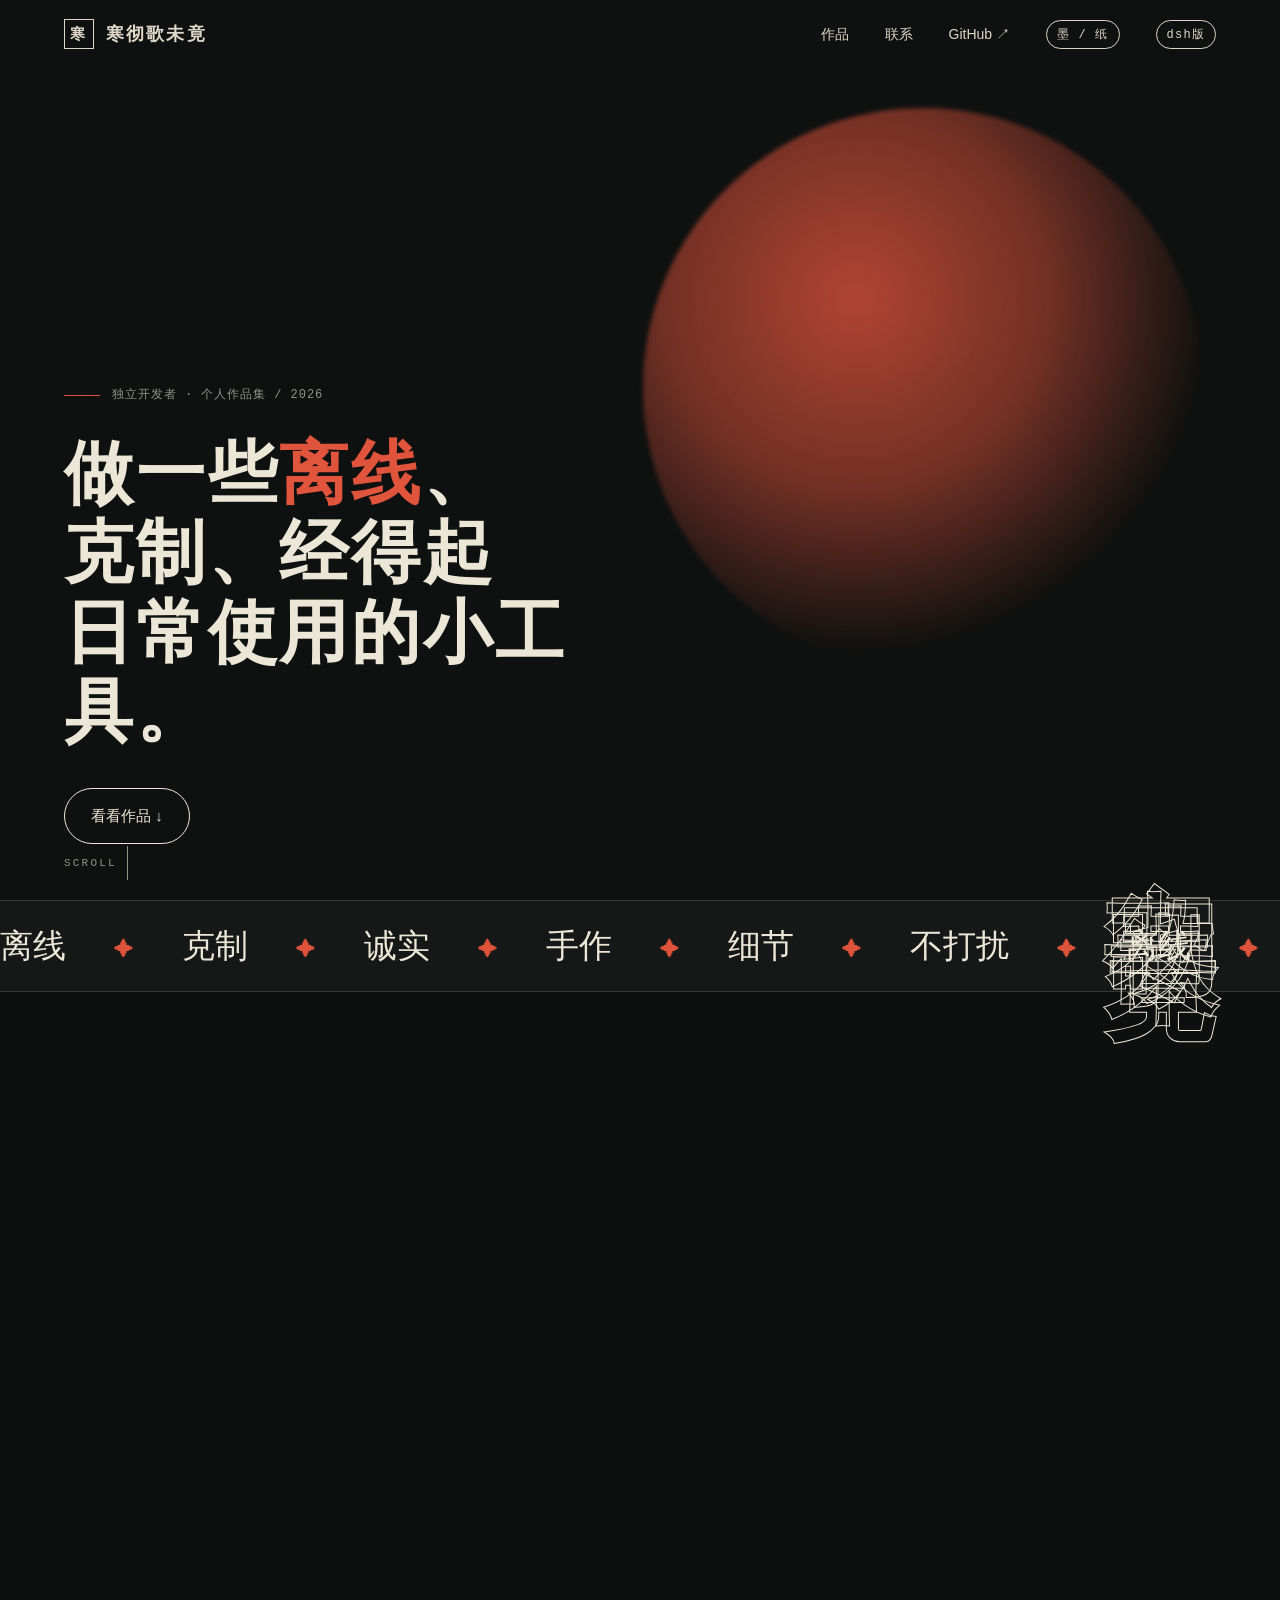
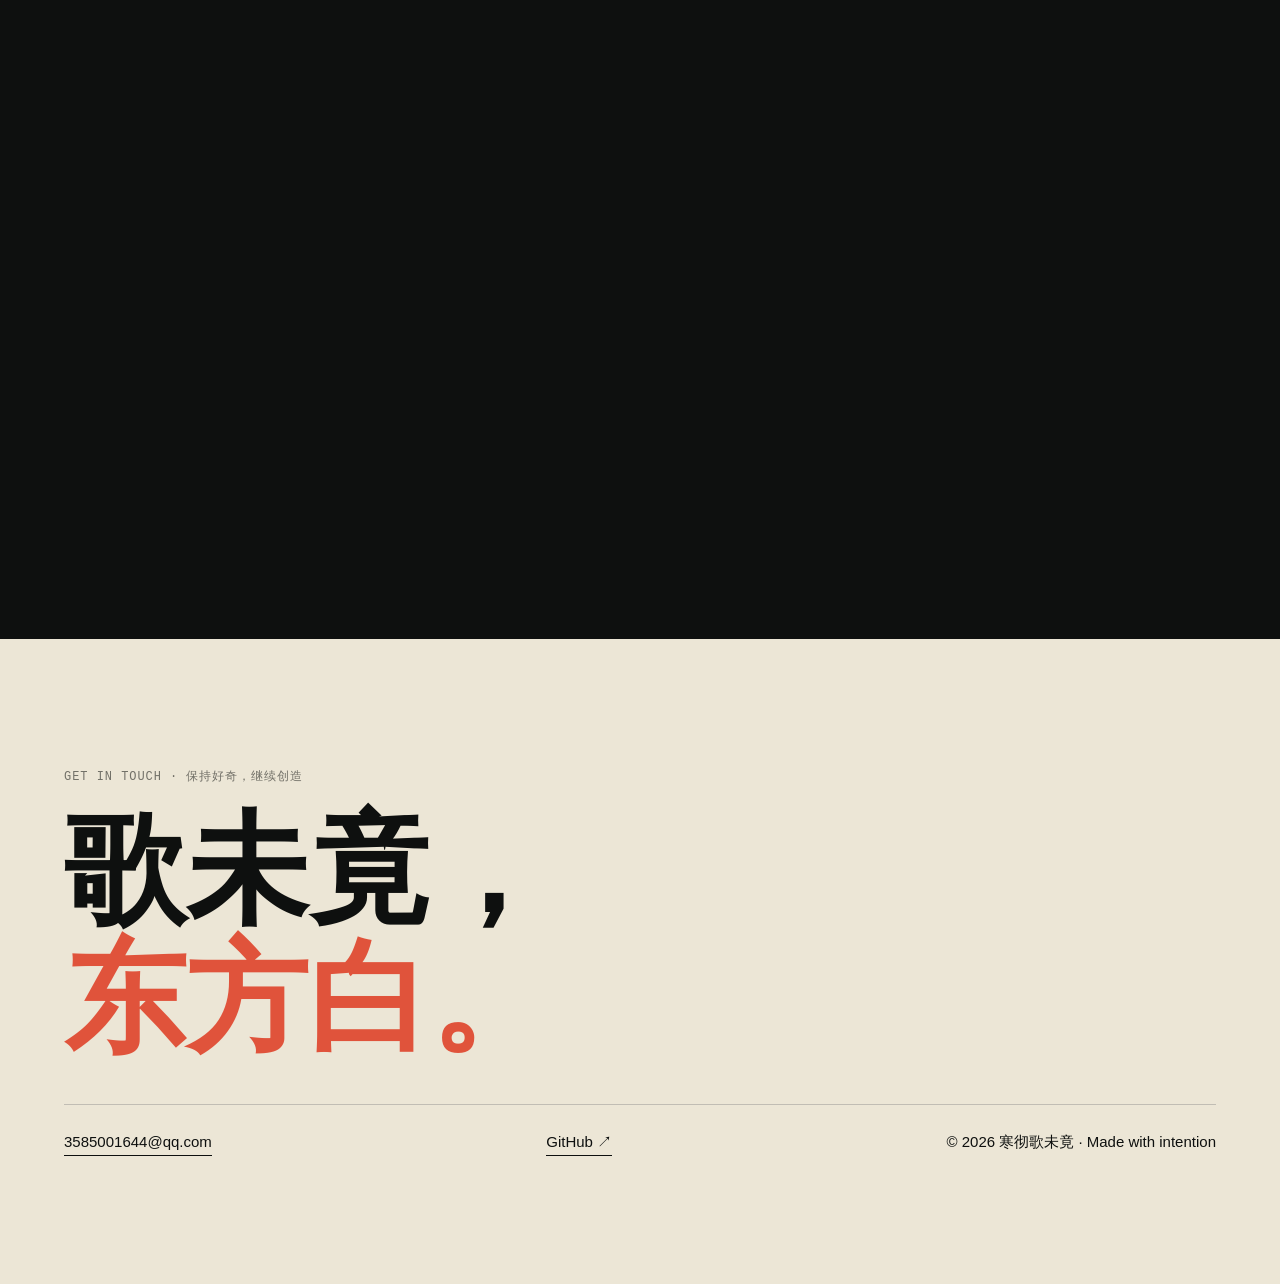
<file: personal-site/index.html>
<!doctype html>
<html lang="zh-CN">
<head>
<meta charset="utf-8">
<meta name="viewport" content="width=device-width,initial-scale=1">
<meta http-equiv="refresh" content="0; url=/">
<title>已迁移</title>
<style>
  html,body{height:100%;margin:0}
  body{display:grid;place-items:center;background:#101320;color:#8C8C95;
       font:14px/1.7 -apple-system,"PingFang SC","Microsoft YaHei",sans-serif}
  a{color:#C9A961;text-decoration:none;border-bottom:1px solid rgba(201,169,97,.4)}
</style>
</head>
<body>
<p>页面已迁移至 <a href="/">114514hi-joy.github.io</a></p>
</body>
</html>
</file>
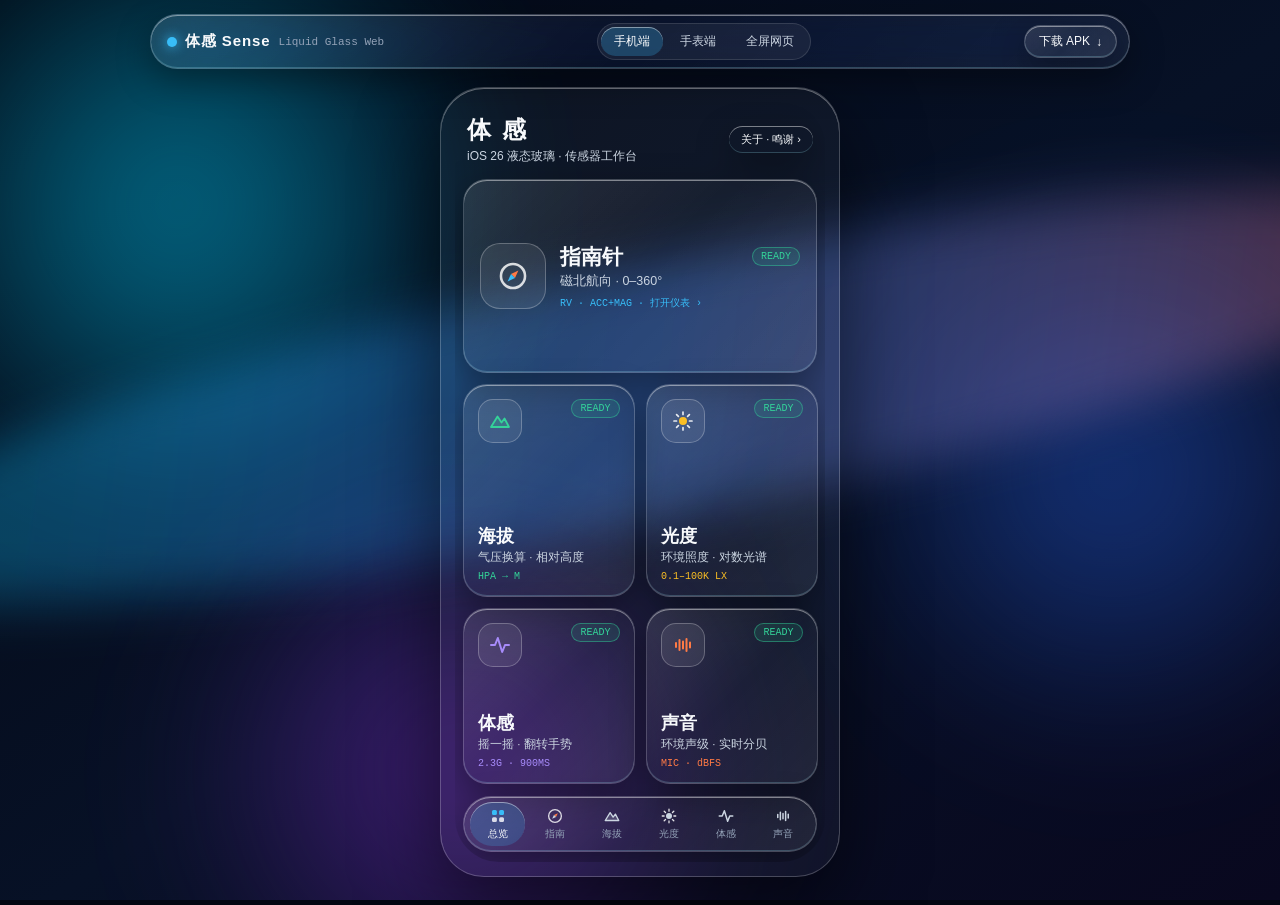
<file: sense/index.html>
﻿<!DOCTYPE html>
<html lang="zh-CN">
<head>
  <meta charset="UTF-8" />
  <meta name="viewport" content="width=device-width, initial-scale=1.0, viewport-fit=cover" />
  <title>体感 Sense · iOS 26 液态玻璃传感器工作台</title>
  <link rel="stylesheet" href="styles.css" />
</head>
<body>
  <!-- 动态极光流光背景 -->
  <div class="aurora-bg" aria-hidden="true">
    <div class="orb orb-1"></div>
    <div class="orb orb-2"></div>
    <div class="orb orb-3"></div>
    <div class="ribbon"></div>
  </div>

  <!-- 顶部网页控制条（模式切换 + APK 下载） -->
  <header class="web-topbar glass-pill">
    <div class="brand">
      <span class="brand-dot"></span>
      <span class="brand-name">体感 Sense</span>
      <span class="brand-tag">Liquid Glass Web</span>
    </div>

    <div class="mode-switch" role="tablist" aria-label="视图模式">
      <button class="mode-btn active" data-mode="phone">手机端</button>
      <button class="mode-btn" data-mode="watch">手表端</button>
      <button class="mode-btn" data-mode="full">全屏网页</button>
    </div>

    <a class="download-btn glass-pill" href="../downloads/watch-sense.apk" download="sense-liquid-glass.apk">
      <span>下载 APK</span>
      <span class="arrow">↓</span>
    </a>
  </header>

  <!-- 主舞台 -->
  <main class="stage mode-phone" id="stage">
    <div class="device-shell" id="deviceShell">
      <div class="app-viewport" id="appViewport">
        <!-- 动态渲染当前页面 -->
      </div>
    </div>
  </main>

  <script src="app.js"></script>
</body>
</html>
</file>
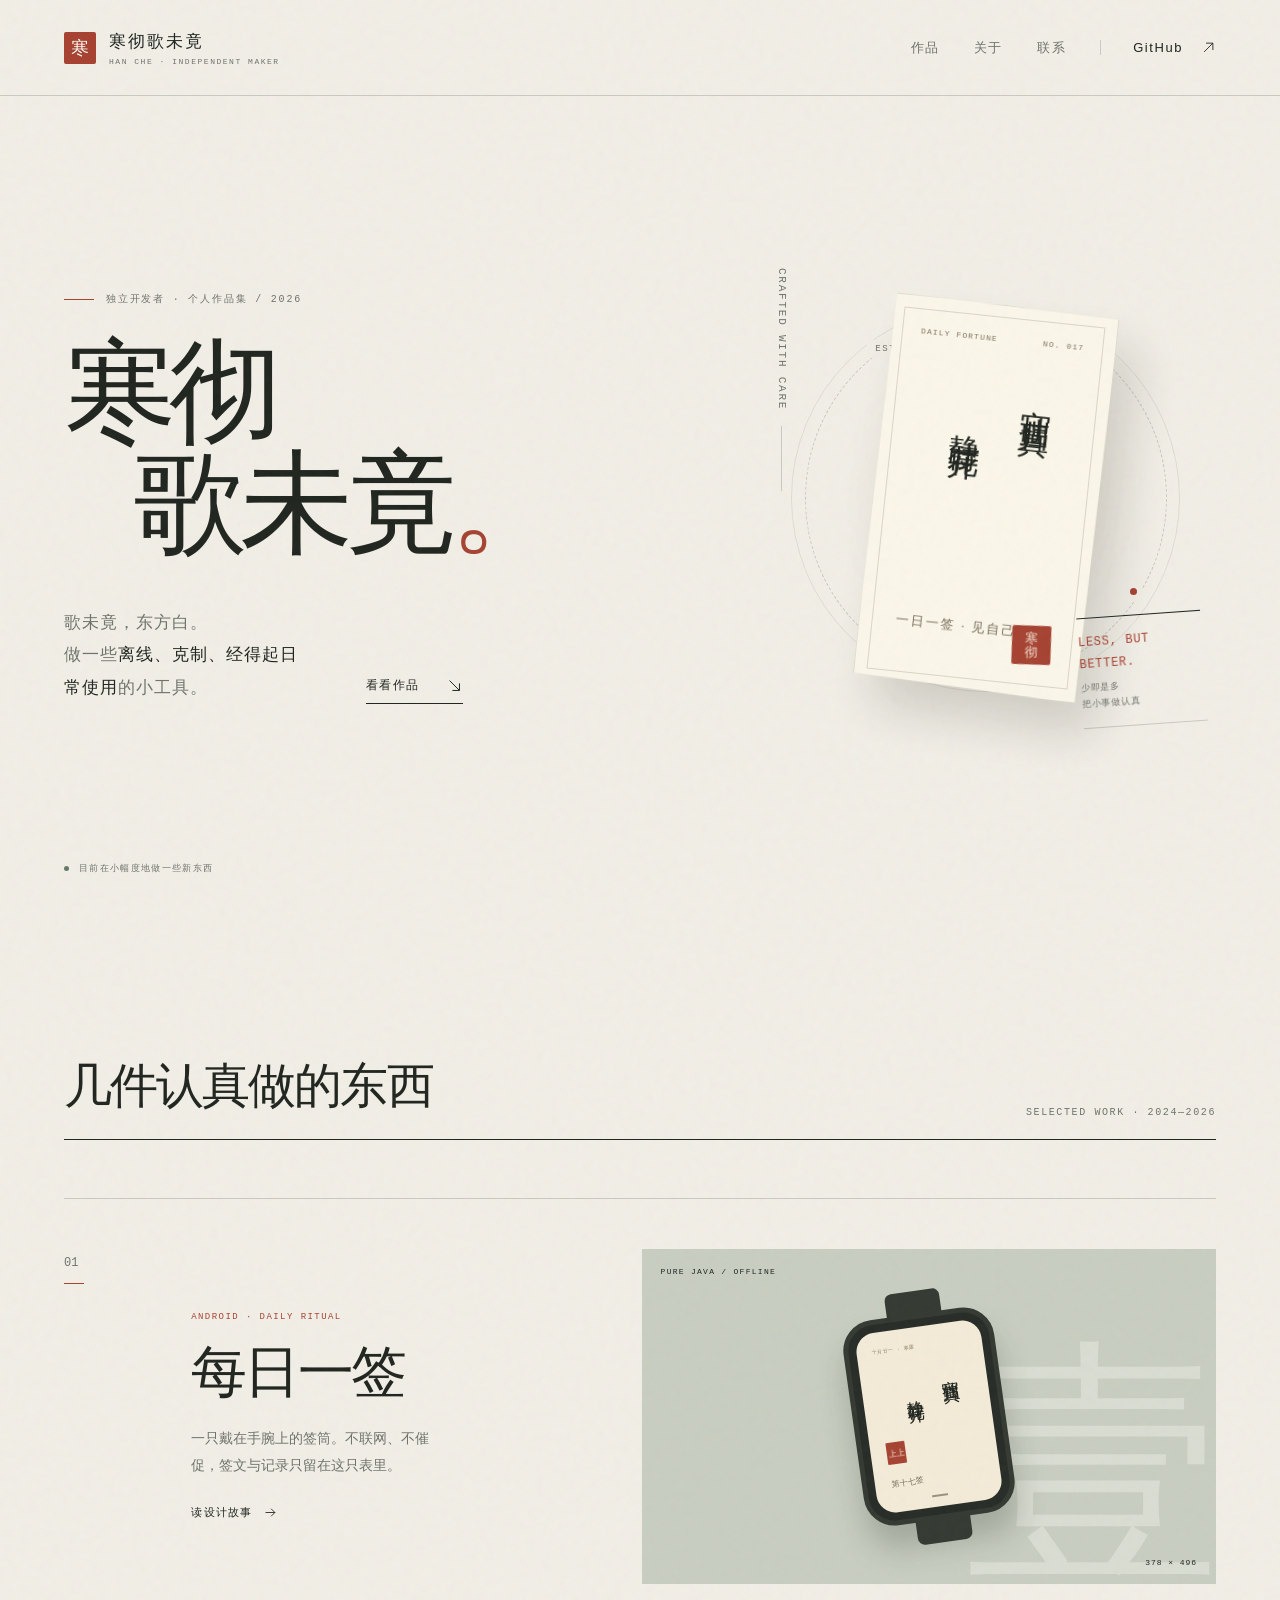
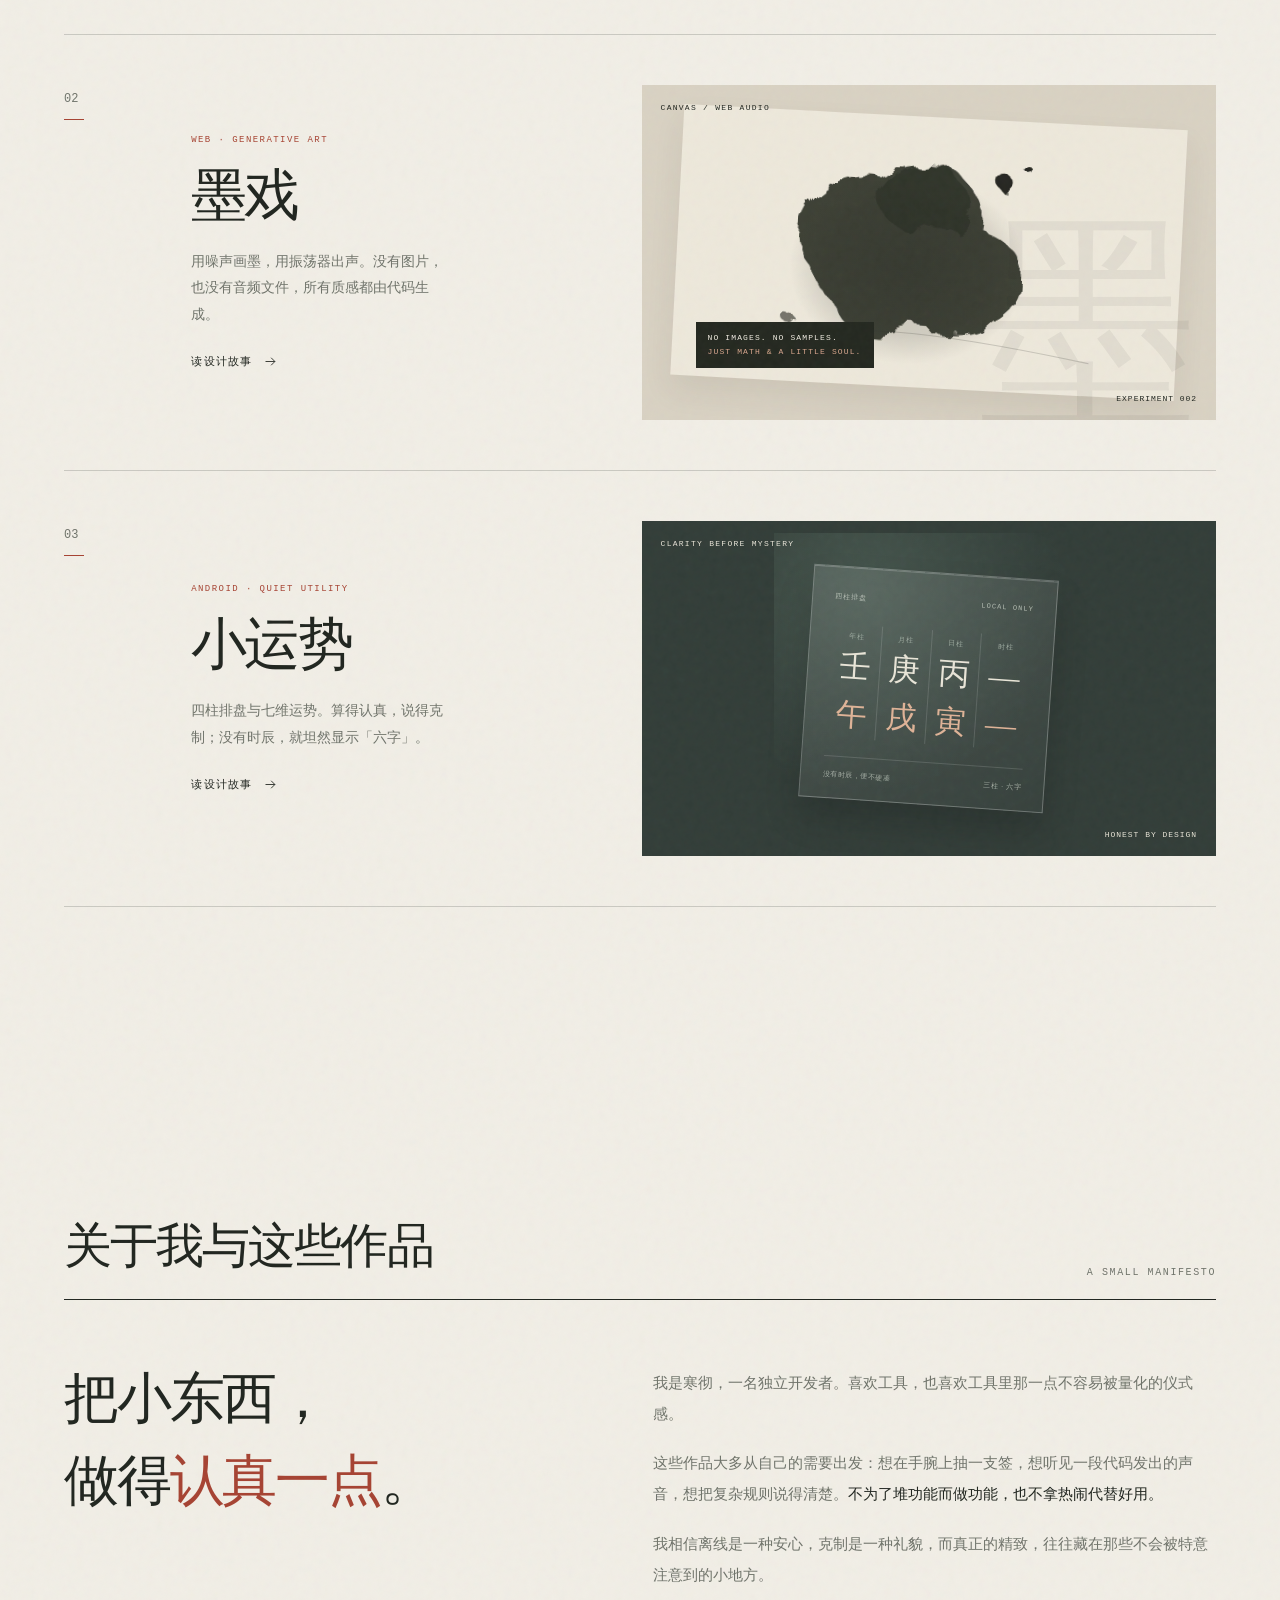
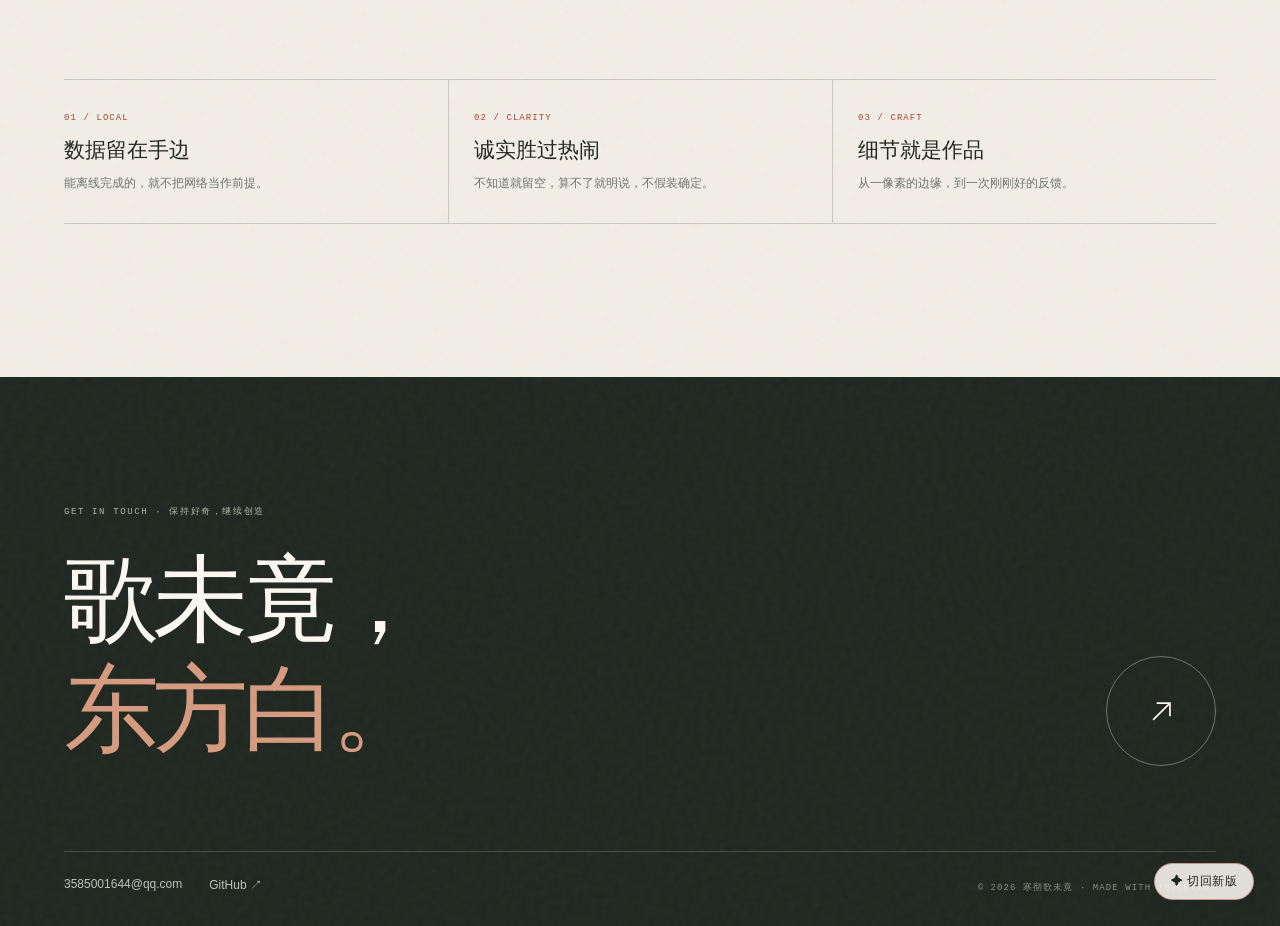
<file: legacy.html>
<!DOCTYPE html>
<html lang="zh-CN">
<head>
<meta charset="UTF-8">
<meta name="viewport" content="width=device-width, initial-scale=1">
<meta name="theme-color" content="#f1eee6">
<meta name="description" content="寒彻歌未竟的个人作品集。做离线、克制、经得起日常使用的小工具。">
<title>寒彻歌未竟 — 独立开发者</title>
<style>
:root{
  --paper:#f1eee6;--paper-deep:#e7e2d7;--ink:#20251f;--muted:#6f736a;
  --line:rgba(32,37,31,.18);--soft-line:rgba(32,37,31,.09);
  --red:#a64332;--sage:#677767;--night:#202720;--white:#faf8f1;
  --serif:"Songti SC","STSong","SimSun","Noto Serif CJK SC",Georgia,serif;
  --sans:-apple-system,BlinkMacSystemFont,"Segoe UI","PingFang SC","Microsoft YaHei",sans-serif;
  --mono:"SFMono-Regular",Consolas,"Liberation Mono",monospace;
  --gutter:clamp(22px,5vw,76px);--max:1440px;
}
*{box-sizing:border-box;margin:0;padding:0}
html{scroll-behavior:smooth;scroll-padding-top:90px}
body{background:var(--paper);color:var(--ink);font-family:var(--sans);-webkit-font-smoothing:antialiased;overflow-x:hidden}
body::before{content:"";position:fixed;inset:0;pointer-events:none;z-index:20;opacity:.035;background-image:url("data:image/svg+xml,%3Csvg viewBox='0 0 180 180' xmlns='http://www.w3.org/2000/svg'%3E%3Cfilter id='n'%3E%3CfeTurbulence type='fractalNoise' baseFrequency='.9' numOctaves='4' stitchTiles='stitch'/%3E%3C/filter%3E%3Cpath fill='%23000' filter='url(%23n)' d='M0 0h180v180H0z'/%3E%3C/svg%3E")}
a{color:inherit}button,a{-webkit-tap-highlight-color:transparent}button{font:inherit}::selection{background:var(--red);color:var(--white)}
:focus-visible{outline:2px solid var(--red);outline-offset:5px}.skip{position:fixed;top:-60px;left:20px;z-index:200;background:var(--ink);color:var(--white);padding:10px 16px}.skip:focus{top:12px}
.shell{width:min(100%,var(--max));margin-inline:auto;padding-inline:var(--gutter)}
.mono{font-family:var(--mono)}.serif{font-family:var(--serif)}
.header{height:96px;display:flex;align-items:center;justify-content:space-between;position:relative;z-index:30;border-bottom:1px solid var(--line)}
.brand{display:flex;align-items:center;gap:13px;text-decoration:none}.brand-seal{display:grid;place-items:center;width:32px;height:32px;background:var(--red);color:var(--white);font-family:var(--serif);font-size:18px;border-radius:2px}.brand-name{font-family:var(--serif);font-size:17px;letter-spacing:.12em}.brand-sub{display:block;font:8px var(--mono);letter-spacing:.19em;color:var(--muted);margin-top:4px}
.nav{display:flex;align-items:center;gap:34px}.nav a{position:relative;text-decoration:none;font-size:13px;letter-spacing:.12em;color:var(--muted);transition:color .25s}.nav a::after{content:"";position:absolute;left:0;right:100%;bottom:-8px;height:1px;background:var(--red);transition:right .3s}.nav a:hover{color:var(--ink)}.nav a:hover::after{right:0}.nav .nav-cta{display:flex;align-items:center;gap:18px;border-left:1px solid var(--line);padding-left:32px;color:var(--ink)}.nav-cta svg{width:15px;height:15px}
.view{display:none}.view.active{display:block;animation:page-in .5s ease both}@keyframes page-in{from{opacity:0}to{opacity:1}}
.hero{min-height:calc(100svh - 96px);display:grid;grid-template-columns:minmax(0,1.2fr) minmax(360px,.8fr);align-items:center;gap:4vw;padding-top:64px;padding-bottom:64px;position:relative}
.hero-copy{position:relative;z-index:2}.eyebrow{display:flex;align-items:center;gap:12px;font:10px var(--mono);letter-spacing:.18em;text-transform:uppercase;color:var(--muted);margin-bottom:32px}.eyebrow::before{content:"";width:30px;height:1px;background:var(--red)}
.hero-title{font-family:var(--serif);font-size:clamp(72px,9.2vw,142px);font-weight:400;line-height:.98;letter-spacing:-.07em}.hero-title .line{display:block}.hero-title .line:last-child{margin-left:clamp(32px,5.5vw,86px)}.hero-title em{font-style:normal;color:var(--red)}
.hero-bottom{display:flex;align-items:flex-end;gap:clamp(30px,5vw,72px);margin-top:48px}.hero-intro{max-width:28ch;font-family:var(--serif);font-size:17px;line-height:1.9;letter-spacing:.06em;color:var(--muted)}.hero-intro strong{font-weight:400;color:var(--ink)}
.text-link{display:inline-flex;align-items:center;gap:26px;text-decoration:none;font-size:12px;letter-spacing:.12em;white-space:nowrap;padding-bottom:9px;border-bottom:1px solid var(--ink)}.text-link svg{width:17px;height:17px;transition:transform .25s}.text-link:hover svg{transform:translate(4px,4px)}
.hero-art{position:relative;min-height:560px;display:grid;place-items:center;isolation:isolate}.hero-art::before{content:"";position:absolute;width:92%;aspect-ratio:1;border:1px solid var(--soft-line);border-radius:50%;z-index:-2}.hero-art::after{content:"";position:absolute;width:62%;aspect-ratio:1;background:radial-gradient(circle,rgba(166,128,78,.19),transparent 68%);filter:blur(24px);z-index:-1}
.orbit{position:absolute;width:86%;aspect-ratio:1;border-radius:50%;border:1px dashed rgba(32,37,31,.19);animation:orbit 80s linear infinite}.orbit span{position:absolute;top:6%;left:17%;font:9px var(--mono);letter-spacing:.18em;color:var(--muted);background:var(--paper);padding:4px 8px}.orbit i{position:absolute;width:7px;height:7px;background:var(--red);border-radius:50%;right:8%;bottom:23%;box-shadow:0 0 0 6px var(--paper)}@keyframes orbit{to{transform:rotate(360deg)}}
.slip-wrap{position:relative;width:228px;height:390px;transform:rotate(6deg);filter:drop-shadow(22px 30px 24px rgba(38,37,27,.16));transition:transform .7s cubic-bezier(.2,.7,.2,1)}.hero-art:hover .slip-wrap{transform:rotate(2deg) translateY(-6px)}
.slip{position:absolute;inset:0;background:#faf6e9;clip-path:polygon(2% 0,100% 1%,98% 100%,0 98%);border:1px solid rgba(65,53,35,.15)}.slip::before{content:"";position:absolute;inset:12px;border:1px solid rgba(74,62,39,.18)}.slip-top{position:absolute;top:30px;left:31px;right:31px;display:flex;justify-content:space-between;font:8px var(--mono);letter-spacing:.14em;color:#80735e}.slip-poem{position:absolute;right:48px;top:77px;writing-mode:vertical-rl;font-family:var(--serif);font-size:31px;line-height:1.55;letter-spacing:.18em}.slip-poem span{display:block}.slip-poem span+span{margin-right:19px;margin-top:32px}.slip-sign{position:absolute;left:36px;bottom:55px;font-family:var(--serif);font-size:13px;letter-spacing:.16em;color:#766b57}.slip-seal{position:absolute;right:33px;bottom:33px;width:39px;height:39px;display:grid;place-items:center;background:var(--red);color:#f8eadb;font-family:var(--serif);font-size:13px;line-height:1.05;padding:5px;border-radius:2px;transform:rotate(-4deg)}
.art-note{position:absolute;right:-8px;bottom:53px;width:124px;padding:14px 0;border-top:1px solid var(--ink);border-bottom:1px solid var(--line);font:9px/1.8 var(--mono);letter-spacing:.08em;color:var(--muted);transform:rotate(-4deg)}.art-note b{display:block;color:var(--red);font-size:12px;font-weight:400;margin-bottom:5px}.art-index{position:absolute;left:0;top:50px;font:11px var(--mono);letter-spacing:.16em;color:var(--muted);writing-mode:vertical-rl}.art-index::after{content:"";display:inline-block;width:1px;height:65px;background:var(--line);margin-top:16px}
.hero-foot{position:absolute;left:var(--gutter);bottom:25px;display:flex;align-items:center;gap:10px;font:9px var(--mono);letter-spacing:.15em;color:var(--muted)}.hero-foot i{width:5px;height:5px;border-radius:50%;background:var(--sage)}
.section{padding-top:clamp(90px,12vw,170px);padding-bottom:clamp(90px,12vw,160px)}.section-head{display:grid;grid-template-columns:1fr 1fr;align-items:end;margin-bottom:58px;padding-bottom:21px;border-bottom:1px solid var(--ink)}.section-title{font-family:var(--serif);font-size:clamp(30px,4vw,48px);font-weight:400;letter-spacing:-.04em}.section-meta{text-align:right;font:10px var(--mono);letter-spacing:.16em;color:var(--muted)}
.project{display:grid;grid-template-columns:76px minmax(250px,.82fr) minmax(340px,1.18fr);gap:clamp(24px,4vw,68px);align-items:center;padding:50px 0;border-bottom:1px solid var(--line);text-decoration:none;position:relative}.project:first-of-type{border-top:1px solid var(--line)}.project-no{font:12px var(--mono);color:var(--muted);align-self:start;padding-top:7px}.project-no::after{content:"";display:block;width:20px;height:1px;background:var(--red);margin-top:13px}.project-copy{padding-right:2vw}.project-type{font:9px var(--mono);letter-spacing:.16em;text-transform:uppercase;color:var(--red);margin-bottom:20px}.project h3{font-family:var(--serif);font-weight:400;font-size:clamp(38px,4.4vw,60px);letter-spacing:-.05em;line-height:1.1}.project-desc{font-size:14px;line-height:1.9;color:var(--muted);margin-top:21px;max-width:33ch}.project-more{display:inline-flex;align-items:center;gap:10px;font-size:11px;letter-spacing:.12em;margin-top:27px}.project-more svg{width:15px;height:15px;transition:transform .3s}.project:hover .project-more svg{transform:translateX(5px)}
.project-visual{height:335px;position:relative;overflow:hidden;background:var(--paper-deep);transition:transform .55s cubic-bezier(.2,.7,.2,1)}.project:hover .project-visual{transform:scale(.985)}.visual-label{position:absolute;left:19px;top:18px;font:8px var(--mono);letter-spacing:.16em;z-index:3}.visual-corner{position:absolute;right:19px;bottom:17px;font:8px var(--mono);letter-spacing:.12em;z-index:3}
.watch-stage{background:#c8cec1;display:grid;place-items:center}.watch-stage::before{content:"壹";position:absolute;font:260px var(--serif);color:rgba(250,248,241,.35);right:-6px;bottom:-60px}.watch{width:152px;height:207px;background:#272c27;border:5px solid #343a32;border-radius:31px;padding:8px;box-shadow:0 23px 30px rgba(37,47,35,.23);transform:rotate(-8deg);position:relative;z-index:2;transition:transform .5s}.project:hover .watch{transform:rotate(-3deg) translateY(-4px)}.watch::before,.watch::after{content:"";position:absolute;width:55px;height:24px;background:#343a32;left:43px;z-index:-1}.watch::before{top:-28px;border-radius:7px 7px 0 0}.watch::after{bottom:-28px;border-radius:0 0 7px 7px}.watch-screen{height:100%;background:#f3ebd8;position:relative;border-radius:19px;overflow:hidden}.watch-date{position:absolute;top:16px;left:15px;font:5px var(--mono);letter-spacing:.1em;color:#8d7d63}.watch-poem{position:absolute;right:25px;top:44px;writing-mode:vertical-rl;font:17px/1.5 var(--serif);letter-spacing:.13em}.watch-poem span{display:block}.watch-poem span+span{margin-right:12px;margin-top:15px}.watch-sign{position:absolute;left:17px;bottom:23px;font:8px var(--serif);color:#776c58}.watch-seal{position:absolute;left:16px;bottom:48px;background:var(--red);color:#fff4e4;width:19px;height:22px;display:grid;place-items:center;font:8px var(--serif);border-radius:1px}.watch-dot{position:absolute;left:50%;bottom:10px;width:16px;height:2px;background:#9c917c;transform:translateX(-50%)}
.ink-stage{background:#d9d2c3}.ink-stage::after{content:"墨";position:absolute;right:18px;bottom:-52px;font:220px var(--serif);color:rgba(32,37,31,.06)}.ink-canvas{position:absolute;inset:32px 35px;background:#ede8db;overflow:hidden;box-shadow:0 15px 30px rgba(58,49,34,.08);transform:rotate(3deg)}.ink-canvas svg{width:100%;height:100%}.ink-note{position:absolute;left:54px;bottom:52px;z-index:2;font:8px/1.7 var(--mono);letter-spacing:.14em;color:#f3eee3;background:#242820;padding:9px 12px}.ink-note b{font-weight:400;color:#d9a78e}
.ganzhi-stage{background:#323d38;color:#e9e5d8;display:grid;place-items:center}.ganzhi-stage::before{content:"";position:absolute;width:310px;height:310px;background:radial-gradient(circle at 30% 20%,rgba(155,192,170,.19),transparent 60%)}.bazi{width:245px;padding:25px 22px 18px;border:1px solid rgba(255,255,255,.24);background:linear-gradient(145deg,rgba(255,255,255,.12),rgba(255,255,255,.025));box-shadow:inset 0 1px 0 rgba(255,255,255,.2),0 20px 35px rgba(0,0,0,.16);transform:rotate(4deg);transition:transform .5s}.project:hover .bazi{transform:rotate(1deg)}.bazi-head{display:flex;justify-content:space-between;font:7px var(--mono);letter-spacing:.15em;color:#b5bdb3;margin-bottom:22px}.pillars{display:grid;grid-template-columns:repeat(4,1fr);text-align:center}.pillar{border-right:1px solid rgba(255,255,255,.14)}.pillar:last-child{border:0}.pillar small{font-size:7px;color:#9ca99e;letter-spacing:.12em}.pillar strong{display:block;font:31px/1.55 var(--serif);font-weight:400}.pillar strong:last-of-type{color:#dfb397}.bazi-foot{margin-top:18px;padding-top:13px;border-top:1px solid rgba(255,255,255,.14);display:flex;justify-content:space-between;font-size:7px;letter-spacing:.08em;color:#a6afa5}
.about-grid{display:grid;grid-template-columns:.9fr 1.1fr;gap:10vw}.about-quote{font:clamp(34px,4.3vw,58px)/1.5 var(--serif);letter-spacing:-.04em}.about-quote em{font-style:normal;color:var(--red)}.about-copy{padding-top:10px}.about-copy p{font-size:15px;line-height:2.05;color:var(--muted);margin-bottom:19px}.about-copy strong{font-weight:400;color:var(--ink)}.principles{display:grid;grid-template-columns:repeat(3,1fr);gap:0;margin-top:70px;border-top:1px solid var(--line);border-bottom:1px solid var(--line)}.principle{padding:26px 25px 28px 0}.principle+.principle{border-left:1px solid var(--line);padding-left:25px}.principle span{font:9px var(--mono);color:var(--red);letter-spacing:.12em}.principle h4{font:21px var(--serif);font-weight:400;margin:12px 0 9px}.principle p{font-size:12px;color:var(--muted);line-height:1.8}
.contact-section{background:var(--night);color:var(--white);padding-top:clamp(80px,10vw,140px);padding-bottom:32px}.contact-top{display:grid;grid-template-columns:1fr auto;align-items:end;gap:30px;padding-bottom:85px}.contact-kicker{font:9px var(--mono);letter-spacing:.18em;color:#aeb9a9;margin-bottom:28px}.contact-title{font:clamp(48px,7.4vw,104px)/1.16 var(--serif);font-weight:400;letter-spacing:-.06em}.contact-title em{font-style:normal;color:#d59b7f}.contact-link{width:110px;height:110px;border:1px solid rgba(255,255,255,.35);border-radius:50%;display:grid;place-items:center;text-decoration:none;transition:background .3s,color .3s,transform .3s}.contact-link svg{width:29px;height:29px}.contact-link:hover{background:var(--white);color:var(--night);transform:rotate(8deg)}
.contact-bottom{display:flex;justify-content:space-between;align-items:flex-end;border-top:1px solid rgba(255,255,255,.17);padding-top:25px;gap:24px}.contact-links{display:flex;gap:27px;flex-wrap:wrap}.contact-links a{font-size:12px;color:#bec4b9;text-decoration:none}.contact-links a:hover{color:#fff}.copyright{font:9px var(--mono);letter-spacing:.12em;color:#889184;white-space:nowrap}
/* Case studies */
.case-hero{padding-top:60px;padding-bottom:55px;border-bottom:1px solid var(--line)}.back-link{display:inline-flex;align-items:center;gap:10px;font-size:11px;letter-spacing:.12em;text-decoration:none;color:var(--muted);margin-bottom:70px}.back-link svg{width:15px;height:15px}.back-link:hover{color:var(--red)}.case-label{font:10px var(--mono);letter-spacing:.18em;color:var(--red);margin-bottom:24px}.case-title{font:clamp(58px,9vw,126px)/1 var(--serif);font-weight:400;letter-spacing:-.065em}.case-lede{margin-top:28px;font:clamp(17px,2vw,24px)/1.8 var(--serif);color:var(--muted);max-width:30ch}.case-meta{display:flex;gap:30px;flex-wrap:wrap;margin-top:37px;font:10px var(--mono);letter-spacing:.1em;color:var(--muted)}
.case-banner{height:420px;margin-top:45px}.case-banner .project-visual{height:100%}.case-banner .watch{transform:scale(1.35) rotate(-8deg)}.case-banner .bazi{transform:scale(1.2) rotate(4deg)}
.case-layout{display:grid;grid-template-columns:210px minmax(0,650px);justify-content:center;gap:8vw;padding-top:80px;padding-bottom:100px}.case-aside{font:9px/1.8 var(--mono);letter-spacing:.1em;color:var(--muted)}.case-aside strong{display:block;color:var(--red);font-size:24px;font-weight:400;margin-bottom:5px}.case-aside div{padding:17px 0;border-top:1px solid var(--line)}.case-body h2{font:29px var(--serif);font-weight:400;margin:0 0 20px}.case-body h2:not(:first-child){margin-top:55px}.case-body p,.case-body li{font-size:15px;line-height:2.05;color:var(--muted);margin-bottom:17px}.case-body strong{font-weight:500;color:var(--ink)}.case-body ul{list-style:none;margin-top:23px}.case-body li{padding-left:19px;position:relative;margin-bottom:9px}.case-body li::before{content:"";position:absolute;left:0;top:.9em;width:7px;height:1px;background:var(--red)}.case-body blockquote{border-left:2px solid var(--red);padding:5px 0 5px 22px;margin:30px 0;font:20px/1.8 var(--serif);color:var(--ink)}
.download{margin-top:48px;padding:30px;background:var(--paper-deep);display:flex;align-items:center;justify-content:space-between;gap:24px}.download p{font-size:12px;margin:0}.button{display:inline-flex;align-items:center;justify-content:center;gap:15px;padding:13px 20px;background:var(--ink);color:var(--white);text-decoration:none;font-size:12px;letter-spacing:.08em;white-space:nowrap;transition:background .25s}.button:hover{background:var(--red)}.button svg{width:15px;height:15px}.download-note{font:9px/1.8 var(--mono);color:var(--muted);margin-top:7px}.download-note b{color:var(--ink);font-weight:400}
.case-pager{display:flex;justify-content:space-between;gap:20px;border-top:1px solid var(--line);padding-top:27px;padding-bottom:80px}.case-pager a{font:16px var(--serif);text-decoration:none}.case-pager a:hover{color:var(--red)}
.reveal{opacity:1;transform:none}.js .reveal{opacity:0;transform:translateY(18px);transition:opacity .7s ease,transform .7s ease}.js .reveal.visible{opacity:1;transform:none}
@media(min-width:1100px){.hero-title{font-size:clamp(96px,8.8vw,136px)}.hero-art{margin-right:20px}}
@media(max-width:960px){.hero{grid-template-columns:1fr .72fr;gap:20px}.hero-art{min-height:470px}.slip-wrap{width:180px;height:330px}.slip-poem{font-size:25px;right:38px;top:69px}.slip-sign{left:28px}.slip-seal{right:27px}.art-note{display:none}.hero-bottom{flex-direction:column;align-items:flex-start;gap:25px}.project{grid-template-columns:42px .9fr 1.1fr;gap:24px}.project-visual{height:290px}.case-layout{grid-template-columns:150px minmax(0,600px);gap:5vw}}
@media(max-width:720px){.header{height:76px}.brand-sub{display:none}.nav{gap:21px}.nav .nav-cta{display:none}.hero{min-height:auto;grid-template-columns:1fr;padding-top:60px;padding-bottom:95px}.hero-title{font-size:clamp(70px,18vw,112px)}.hero-title .line:last-child{margin-left:12vw}.hero-intro{font-size:16px}.hero-art{min-height:490px;margin-top:25px}.hero-art::before{width:min(90%,430px)}.orbit{width:min(85%,410px)}.slip-wrap{width:205px;height:360px}.slip-poem{font-size:28px}.art-index{left:8%;top:70px}.hero-foot{bottom:27px}.section-head{margin-bottom:35px}.project{grid-template-columns:36px 1fr;gap:20px;padding:36px 0}.project-visual{grid-column:2;height:330px;grid-row:1;margin-bottom:8px}.project-no{grid-row:1;grid-column:1}.project-copy{grid-column:2}.project h3{font-size:43px}.project-desc{max-width:44ch}.about-grid{grid-template-columns:1fr;gap:40px}.principles{grid-template-columns:1fr}.principle{padding:22px 0}.principle+.principle{border-left:0;border-top:1px solid var(--line);padding-left:0}.contact-top{grid-template-columns:1fr;padding-bottom:60px}.contact-link{width:80px;height:80px}.contact-bottom{align-items:flex-start;flex-direction:column}.case-hero{padding-top:42px}.back-link{margin-bottom:48px}.case-layout{grid-template-columns:1fr;padding-top:50px}.case-aside{display:grid;grid-template-columns:repeat(3,1fr);gap:12px}.case-aside strong{font-size:20px}.case-banner{height:340px}.case-banner .watch{transform:scale(1.1) rotate(-8deg)}.download{align-items:flex-start;flex-direction:column}.case-pager{padding-bottom:55px}}
@media(max-width:420px){.brand-name{font-size:15px}.brand-seal{width:29px;height:29px}.nav{gap:17px}.nav a{font-size:12px}.hero-title{font-size:20vw}.hero-art{min-height:430px}.slip-wrap{width:180px;height:320px}.slip-poem{font-size:24px;top:65px}.slip-top{left:27px;right:27px}.slip-seal{bottom:28px}.art-index{left:0}.project-visual{height:280px}.watch{transform:scale(.9) rotate(-8deg)}.project:hover .watch{transform:scale(.9) rotate(-3deg)}.ink-canvas{inset:25px}.bazi{transform:scale(.88) rotate(4deg)}.project:hover .bazi{transform:scale(.88) rotate(1deg)}.contact-title{font-size:13.8vw}.contact-links{gap:17px}.copyright{white-space:normal}.case-title{font-size:18vw}.case-banner{height:280px}.case-banner .watch{transform:scale(.95) rotate(-8deg)}.case-banner .bazi{transform:scale(.95) rotate(4deg)}.case-aside{gap:7px}.case-aside{font-size:7px}.case-pager a{font-size:13px}}
@media(prefers-reduced-motion:reduce){html{scroll-behavior:auto}*,*::before,*::after{animation-duration:.01ms!important;animation-iteration-count:1!important;transition-duration:.01ms!important}.js .reveal{opacity:1;transform:none}.orbit{animation:none}}
body{animation:dshIn .36s ease both;transition:opacity .24s ease,transform .24s ease}
@keyframes dshIn{from{opacity:0;transform:scale(1.015)}to{opacity:1;transform:none}}
body.dsh-leaving{opacity:0;transform:scale(.985)}
.ui-switch-back{position:fixed;right:clamp(14px,3vw,26px);bottom:clamp(14px,3vw,26px);z-index:99;display:inline-flex;align-items:center;gap:6px;padding:9px 16px;border-radius:99px;border:1px solid rgba(166,67,50,.45);background:rgba(241,238,230,.92);color:#20251f;font:12px var(--sans);letter-spacing:.04em;cursor:pointer;box-shadow:0 8px 24px rgba(32,37,31,.16);transition:background .25s,color .25s}
.ui-switch-back:hover{background:#a64332;color:#faf8f1;border-color:#a64332}
@media(max-width:420px){.ui-switch-back{padding:7px 12px;font-size:11px}}
</style>
<script>document.documentElement.classList.add('js');</script>
</head>
<body>
<a class="skip" href="#main">跳到正文</a>
<svg aria-hidden="true" width="0" height="0" style="position:absolute"><defs>
  <symbol id="arrow" viewBox="0 0 24 24"><path d="M5 19 19 5M8 5h11v11" fill="none" stroke="currentColor" stroke-width="1.4"/></symbol>
  <symbol id="right" viewBox="0 0 24 24"><path d="M4 12h15m-6-6 6 6-6 6" fill="none" stroke="currentColor" stroke-width="1.4"/></symbol>
  <symbol id="down" viewBox="0 0 24 24"><path d="M5 5 19 19M19 9v10H9" fill="none" stroke="currentColor" stroke-width="1.4"/></symbol>
</defs></svg>
<header class="header shell">
  <a class="brand" href="#home" aria-label="寒彻歌未竟，回到首页"><span class="brand-seal">寒</span><span><span class="brand-name">寒彻歌未竟</span><span class="brand-sub">HAN CHE · INDEPENDENT MAKER</span></span></a>
  <nav class="nav" aria-label="主导航"><a href="#work">作品</a><a href="#about">关于</a><a href="#contact">联系</a><a class="nav-cta" href="https://github.com/114514hi-joy" target="_blank" rel="noopener noreferrer">GitHub<svg><use href="#arrow"/></svg></a></nav>
</header>
<main id="main">
<div class="view" id="home">
  <section class="hero shell" aria-labelledby="hero-title">
    <div class="hero-copy">
      <div class="eyebrow">独立开发者 · 个人作品集 / 2026</div>
      <h1 class="hero-title" id="hero-title"><span class="line">寒彻</span><span class="line">歌未竟<em>。</em></span></h1>
      <div class="hero-bottom"><p class="hero-intro">歌未竟，东方白。<br>做一些<strong>离线、克制、经得起日常使用</strong>的小工具。</p><a class="text-link" href="#work">看看作品<svg><use href="#down"/></svg></a></div>
    </div>
    <div class="hero-art" aria-label="一张带朱印的签纸，象征每日一签">
      <span class="art-index">CRAFTED WITH CARE</span><div class="orbit" aria-hidden="true"><span>EST. 2024</span><i></i></div>
      <div class="slip-wrap"><div class="slip"><div class="slip-top"><span>DAILY FORTUNE</span><span>NO. 017</span></div><div class="slip-poem"><span>守拙归真</span><span>静待花开</span></div><div class="slip-sign">一日一签 · 见自己</div><div class="slip-seal">寒<br>彻</div></div></div>
      <div class="art-note"><b>LESS, BUT BETTER.</b>少即是多<br>把小事做认真</div>
    </div>
    <div class="hero-foot"><i></i>目前在小幅度地做一些新东西</div>
  </section>

  <section class="section shell" id="work" aria-labelledby="work-title">
    <div class="section-head reveal"><h2 class="section-title" id="work-title">几件认真做的东西</h2><div class="section-meta">SELECTED WORK · 2024—2026</div></div>
    <a class="project reveal" href="#case-1">
      <span class="project-no">01</span><div class="project-copy"><div class="project-type">ANDROID · DAILY RITUAL</div><h3>每日一签</h3><p class="project-desc">一只戴在手腕上的签筒。不联网、不催促，签文与记录只留在这只表里。</p><span class="project-more">读设计故事<svg><use href="#right"/></svg></span></div>
      <div class="project-visual watch-stage"><span class="visual-label">PURE JAVA / OFFLINE</span><div class="watch"><div class="watch-screen"><span class="watch-date">十月廿一 · 寒露</span><div class="watch-poem"><span>守拙归真</span><span>静待花开</span></div><span class="watch-seal">上上</span><span class="watch-sign">第十七签</span><i class="watch-dot"></i></div></div><span class="visual-corner">378 × 496</span></div>
    </a>
    <a class="project reveal" href="#case-2">
      <span class="project-no">02</span><div class="project-copy"><div class="project-type">WEB · GENERATIVE ART</div><h3>墨戏</h3><p class="project-desc">用噪声画墨，用振荡器出声。没有图片，也没有音频文件，所有质感都由代码生成。</p><span class="project-more">读设计故事<svg><use href="#right"/></svg></span></div>
      <div class="project-visual ink-stage"><span class="visual-label">CANVAS / WEB AUDIO</span><div class="ink-canvas"><svg viewBox="0 0 400 240" role="img" aria-label="代码生成的抽象墨迹"><defs><filter id="rough"><feTurbulence type="fractalNoise" baseFrequency=".025" numOctaves="4" seed="7" result="n"/><feDisplacementMap in="SourceGraphic" in2="n" scale="28"/><feGaussianBlur stdDeviation=".35"/></filter><radialGradient id="fade"><stop offset="0" stop-color="#161a16" stop-opacity=".92"/><stop offset=".7" stop-color="#282a22" stop-opacity=".72"/><stop offset="1" stop-color="#38372c" stop-opacity="0"/></radialGradient></defs><g filter="url(#rough)" fill="#252820"><path d="M97 139c-32-36 7-90 57-83 33-31 99-6 90 39 45 14 53 63 16 84-23 27-60 4-85 18-39 13-59-24-78-58Z" opacity=".88"/><path d="M155 65c20-30 58-30 73-5 18 26-8 44-33 36-21 11-48-5-40-31Z" opacity=".45"/><circle cx="269" cy="60" r="7"/><circle cx="284" cy="42" r="3"/><circle cx="75" cy="181" r="5" opacity=".6"/></g><ellipse cx="182" cy="135" rx="105" ry="85" fill="url(#fade)" opacity=".2"/><path d="M40 206c92-22 168-17 306 5" fill="none" stroke="#34352d" stroke-width="1" opacity=".2"/></svg></div><div class="ink-note">NO IMAGES. NO SAMPLES.<br><b>JUST MATH &amp; A LITTLE SOUL.</b></div><span class="visual-corner">EXPERIMENT 002</span></div>
    </a>
    <a class="project reveal" href="#case-3">
      <span class="project-no">03</span><div class="project-copy"><div class="project-type">ANDROID · QUIET UTILITY</div><h3>小运势</h3><p class="project-desc">四柱排盘与七维运势。算得认真，说得克制；没有时辰，就坦然显示「六字」。</p><span class="project-more">读设计故事<svg><use href="#right"/></svg></span></div>
      <div class="project-visual ganzhi-stage"><span class="visual-label">CLARITY BEFORE MYSTERY</span><div class="bazi"><div class="bazi-head"><span>四柱排盘</span><span>LOCAL ONLY</span></div><div class="pillars"><div class="pillar"><small>年柱</small><strong>壬</strong><strong>午</strong></div><div class="pillar"><small>月柱</small><strong>庚</strong><strong>戌</strong></div><div class="pillar"><small>日柱</small><strong>丙</strong><strong>寅</strong></div><div class="pillar"><small>时柱</small><strong>—</strong><strong>—</strong></div></div><div class="bazi-foot"><span>没有时辰，便不硬凑</span><span>三柱 · 六字</span></div></div><span class="visual-corner">HONEST BY DESIGN</span></div>
    </a>
  </section>

  <section class="section shell" id="about" aria-labelledby="about-title">
    <div class="section-head reveal"><h2 class="section-title" id="about-title">关于我与这些作品</h2><div class="section-meta">A SMALL MANIFESTO</div></div>
    <div class="about-grid"><blockquote class="about-quote reveal">把小东西，<br>做得<em>认真一点</em>。</blockquote><div class="about-copy reveal"><p>我是寒彻，一名独立开发者。喜欢工具，也喜欢工具里那一点不容易被量化的仪式感。</p><p>这些作品大多从自己的需要出发：想在手腕上抽一支签，想听见一段代码发出的声音，想把复杂规则说得清楚。<strong>不为了堆功能而做功能，也不拿热闹代替好用。</strong></p><p>我相信离线是一种安心，克制是一种礼貌，而真正的精致，往往藏在那些不会被特意注意到的小地方。</p></div></div>
    <div class="principles reveal"><div class="principle"><span>01 / LOCAL</span><h4>数据留在手边</h4><p>能离线完成的，就不把网络当作前提。</p></div><div class="principle"><span>02 / CLARITY</span><h4>诚实胜过热闹</h4><p>不知道就留空，算不了就明说，不假装确定。</p></div><div class="principle"><span>03 / CRAFT</span><h4>细节就是作品</h4><p>从一像素的边缘，到一次刚刚好的反馈。</p></div></div>
  </section>
</div>

<div class="view" id="case-1">
  <article>
    <header class="case-hero shell"><a class="back-link" href="#work"><svg style="transform:rotate(180deg)"><use href="#right"/></svg>全部作品</a><div class="case-label">CASE 01 · ANDROID / 2026</div><h1 class="case-title">每日一签</h1><p class="case-lede">一只戴在手腕上的签筒。<br>不联网、不催促，每天留一点仪式感。</p><div class="case-meta"><span>独立开发</span><span>纯 Java 自定义 View</span><span>VERSION 2.20</span></div></header>
    <div class="case-banner shell"><div class="project-visual watch-stage"><span class="visual-label">SIX INTERFACES / FIVE THEMES</span><div class="watch"><div class="watch-screen"><span class="watch-date">十月廿一 · 寒露</span><div class="watch-poem"><span>守拙归真</span><span>静待花开</span></div><span class="watch-seal">上上</span><span class="watch-sign">第十七签</span></div></div><span class="visual-corner">DESIGNED FOR A SMALL SCREEN</span></div></div>
    <div class="case-layout shell"><aside class="case-aside"><div><strong>6</strong>套界面</div><div><strong>5</strong>套主题</div><div><strong>0</strong>网络权限</div></aside><div class="case-body"><h2>不争夺注意力</h2><p>想有个每天看一眼的东西，但不想被 App 打扰。通知、推送、签到、红点，都在抢注意力。所以反过来做：<strong>不催促回来，也不制造中断的愧疚。</strong></p><p>第二天再来，是缘分；不来，也不会弹出「连续签到中断」。工具负责解决问题，签负责给普通的一天留一点意味。</p><h2>为小屏幕而做</h2><p>整块应用使用纯 Java 自定义 View 绘制。卷轴、表盘、卡片、杂志、签筒与封面六套界面，共用签库、历法、月相与往签记录。</p><ul><li>真实月面贴图与正射投影，而不是一枚简单月牙</li><li>36 支签、64 卦、节气与农历均在本地计算</li><li>378 × 496 真机调校，设计以看清、点准为先</li></ul><blockquote>小屏幕不是把桌面界面缩小，<br>而是重新决定什么值得留下。</blockquote><h2>踩过的坑</h2><p>这块手表对 sp 与 dp 的实际换算并不标准，设计稿中的像素不能直接搬进代码。竖排签文也曾被 TextView 的行框切掉，最后改成逐字排列，才把每一个字完整留下。</p><p>许多改动不是先在参数里想明白，而是在表上看见问题，再回头重做。这里的精致，来自一次次不太优雅的实测。</p><div class="download"><div><p>每日一签 · Android APK</p><p class="download-note">蓝奏云 / 提取密码 <b>cfi4</b></p></div><a class="button" href="https://wwani.lanzoup.com/i708c4fkpvfg" target="_blank" rel="noopener noreferrer">下载 APK<svg><use href="#arrow"/></svg></a></div></div></div>
    <nav class="case-pager shell" aria-label="作品翻页"><a href="#work">← 全部作品</a><a href="#case-2">下一件 · 墨戏 →</a></nav>
  </article>
</div>
<div class="view" id="case-2">
  <article><header class="case-hero shell"><a class="back-link" href="#work"><svg style="transform:rotate(180deg)"><use href="#right"/></svg>全部作品</a><div class="case-label">CASE 02 · WEB EXPERIMENT / 2026</div><h1 class="case-title">墨戏</h1><p class="case-lede">用代码画墨，用代码出声。<br>没有一张图，也没有一段音频。</p><div class="case-meta"><span>交互实验</span><span>单文件</span><span>零素材</span></div></header>
    <div class="case-banner shell"><div class="project-visual ink-stage"><div class="ink-canvas"><svg viewBox="0 0 400 240"><g filter="url(#rough)" fill="#252820"><path d="M97 139c-32-36 7-90 57-83 33-31 99-6 90 39 45 14 53 63 16 84-23 27-60 4-85 18-39 13-59-24-78-58Z" opacity=".88"/><circle cx="269" cy="60" r="7"/><circle cx="284" cy="42" r="3"/></g></svg></div><div class="ink-note">EVERY DOT, EVERY SOUND.<br><b>GENERATED IN REAL TIME.</b></div></div></div>
    <div class="case-layout shell"><aside class="case-aside"><div><strong>0</strong>图片文件</div><div><strong>0</strong>音频文件</div><div><strong>1</strong>HTML 文件</div></aside><div class="case-body"><h2>重新理解「素材」</h2><p>想验证一件事：如果不用任何素材，只靠代码，能不能做出「墨」和「声」的感觉。噪声函数是素材，振荡器也是素材，只是它们不需要被打包。</p><h2>墨是怎么出来的</h2><p>Canvas 逐像素生成，用 value noise 叠 fbm：低频决定轮廓，高频制造毛刺。像宣纸吸墨，边缘永远不会过分整齐。</p><p>关键不在算法本身，而在透明度曲线。墨滴生命的前 55% 保持全浓，之后才开始渗散，墨色才终于「沉」了下来。</p><h2>声是怎么出来的</h2><p>Web Audio 现场合成竹签碰撞：噪声爆、带通滤波、极速衰减。三个节点串起来，再随机微调频率与衰减时间，每一下都不完全相同。</p><blockquote>有时候，最干净的素材，<br>恰好是计算出来的。</blockquote><h2>一座 CSS 3D 签筒</h2><p>十一根签用 rotateY 排在圆弧上，再用 translateZ 推到各自的半径，让浏览器处理遮挡。居中的 translate 必须写在 transform 链最前面，否则翻转轴会偏。</p></div></div><nav class="case-pager shell"><a href="#case-1">← 上一件 · 每日一签</a><a href="#case-3">下一件 · 小运势 →</a></nav></article>
</div>
<div class="view" id="case-3">
  <article><header class="case-hero shell"><a class="back-link" href="#work"><svg style="transform:rotate(180deg)"><use href="#right"/></svg>全部作品</a><div class="case-label">CASE 03 · ANDROID / 2025</div><h1 class="case-title">小运势</h1><p class="case-lede">四柱排盘与七维运势。<br>算得认真，说得克制。</p><div class="case-meta"><span>命理工具</span><span>本地计算</span><span>清晰可溯</span></div></header>
    <div class="case-banner shell"><div class="project-visual ganzhi-stage"><span class="visual-label">THREE OR FOUR PILLARS, HONESTLY</span><div class="bazi"><div class="bazi-head"><span>四柱排盘</span><span>LOCAL ONLY</span></div><div class="pillars"><div class="pillar"><small>年柱</small><strong>壬</strong><strong>午</strong></div><div class="pillar"><small>月柱</small><strong>庚</strong><strong>戌</strong></div><div class="pillar"><small>日柱</small><strong>丙</strong><strong>寅</strong></div><div class="pillar"><small>时柱</small><strong>—</strong><strong>—</strong></div></div><div class="bazi-foot"><span>没有时辰，便不硬凑</span><span>三柱 · 六字</span></div></div></div></div>
    <div class="case-layout shell"><aside class="case-aside"><div><strong>7</strong>运势维度</div><div><strong>3 / 4</strong>实际柱数</div><div><strong>0</strong>凭空补全</div></aside><div class="case-body"><h2>底层认真，上层克制</h2><p>市面上的命理应用，要么满屏术语堆砌，要么输入生日就吐一段与规则无关的运势。这个作品想做一个中间态：<strong>保留规则的严谨，也把结论说成人话。</strong></p><p>核心包括十神、纳音、长生十二神、旬空、三合局与喜忌神。每一条结论都能继续查看依据，而不是只要求相信。</p><h2>六字，也是完整答案</h2><p>很多人不知道自己几点出生。硬算四柱，时柱就是猜测。所以有时辰才算八字；没有时辰，就计算三柱，界面直接显示「六字」。</p><blockquote>少两个字，就是少两个字的信息量。<br>不把不确定，包装成确定。</blockquote><h2>光也随姿态而动</h2><p>玻璃面板的光影方向跟随设备姿态。传感器把倾斜方向映射成光照向量，再分层绘制色晕、高光、斜纹与轮廓。</p><p>为了照顾弱芯片，高光中心移动不到半个像素就不重建。人眼分辨不了的位移，不必付出计算开销。</p><div class="download"><div><p>小运势 · Android APK</p><p class="download-note">蓝奏云 / 提取密码 <b>fq23</b></p></div><a class="button" href="https://wwani.lanzoup.com/itMJZ4fny10d" target="_blank" rel="noopener noreferrer">下载 APK<svg><use href="#arrow"/></svg></a></div></div></div><nav class="case-pager shell"><a href="#case-2">← 上一件 · 墨戏</a><a href="#work">全部作品 →</a></nav></article>
</div>
</main>
<footer class="contact-section" id="contact"><div class="shell"><div class="contact-top"><div><div class="contact-kicker">GET IN TOUCH · 保持好奇，继续创造</div><h2 class="contact-title">歌未竟，<br><em>东方白。</em></h2></div><a class="contact-link" href="mailto:3585001644@qq.com" aria-label="发送邮件"><svg><use href="#arrow"/></svg></a></div><div class="contact-bottom"><div class="contact-links"><a href="mailto:3585001644@qq.com">3585001644@qq.com</a><a href="https://github.com/114514hi-joy" target="_blank" rel="noopener noreferrer">GitHub ↗</a></div><span class="copyright">© 2026 寒彻歌未竟 · MADE WITH INTENTION</span></div></div></footer>
<script>
(() => {
  const views = [...document.querySelectorAll('.view')];
  const main = document.getElementById('main');
  const titles = {home:'寒彻歌未竟 — 独立开发者','case-1':'每日一签 — 寒彻歌未竟','case-2':'墨戏 — 寒彻歌未竟','case-3':'小运势 — 寒彻歌未竟'};
  let firstRoute = true;
  function route() {
    const raw = (location.hash || '#home').slice(1);
    const requested = document.getElementById(raw);
    const isView = requested && requested.classList.contains('view');
    const id = isView ? raw : 'home';
    views.forEach(view => { const active = view.id === id; view.classList.toggle('active', active); view.setAttribute('aria-hidden', String(!active)); });
    document.title = titles[id];
    document.querySelectorAll('.nav a[href^="#"]').forEach(a => a.removeAttribute('aria-current'));
    if (id === 'home') {
      const navTarget = document.querySelector('.nav a[href="#' + (isView ? 'home' : raw) + '"]');
      if (navTarget) navTarget.setAttribute('aria-current','location');
      requestAnimationFrame(() => {
        if (isView || !requested) { if (!firstRoute) window.scrollTo({top:0,behavior:'instant'}); }
        else requested.scrollIntoView({behavior: firstRoute ? 'instant' : 'smooth',block:'start'});
        firstRoute = false;
      });
    } else {
      window.scrollTo({top:0,behavior:'instant'});
      main.querySelector('#' + id + ' .case-title').setAttribute('tabindex','-1');
    }
    observeReveals();
  }
  const reduced = matchMedia('(prefers-reduced-motion: reduce)').matches;
  const observer = 'IntersectionObserver' in window ? new IntersectionObserver(entries => {
    entries.forEach(entry => { if (entry.isIntersecting) { entry.target.classList.add('visible'); observer.unobserve(entry.target); } });
  },{threshold:.08,rootMargin:'0px 0px -6% 0px'}) : null;
  function observeReveals() {
    document.querySelectorAll('.view.active .reveal').forEach(el => { if (reduced || !observer) el.classList.add('visible'); else if (!el.classList.contains('visible')) observer.observe(el); });
  }
  window.addEventListener('hashchange',route);
  route();
})();
</script>
<button class="ui-switch-back" id="uiBackNew" type="button" aria-label="切回新版界面">✦ 切回新版</button>
<script>
document.getElementById('uiBackNew').onclick = function(){
  document.body.classList.add('dsh-leaving');
  setTimeout(function(){ location.href = 'index.html' + (location.hash || ''); }, 220);
};
</script>
</body>
</html>
</file>
<file: sense/styles.css>
:root {
  --bg: #030712;
  --text: #f8fafc;
  --body: #cbd5e1;
  --muted: #94a3b8;
  --accent: #38bdf8;
  --good: #34d399;
  --gold: #fbbf24;
  --violet: #a78bfa;
  --warm: #ff7a45;
  --ios-ease: cubic-bezier(0.22, 1, 0.36, 1);
  --ios-spring: cubic-bezier(0.34, 1.56, 0.64, 1);
}

* {
  box-sizing: border-box;
  margin: 0;
  padding: 0;
  -webkit-tap-highlight-color: transparent;
}

html, body {
  min-height: 100%;
  background: var(--bg);
  color: var(--text);
  font-family: -apple-system, BlinkMacSystemFont, "SF Pro Display", "PingFang SC", "Microsoft YaHei", sans-serif;
  overflow-x: hidden;
}

/* 流体极光背景 */
.aurora-bg {
  position: fixed;
  inset: 0;
  z-index: 0;
  overflow: hidden;
  background: linear-gradient(145deg, #030712 0%, #071126 52%, #09081f 100%);
}

.orb {
  position: absolute;
  border-radius: 50%;
  filter: blur(70px);
  opacity: 0.72;
  animation: floatOrb 16s ease-in-out infinite alternate;
}
.orb-1 {
  width: 52vmax; height: 52vmax;
  left: -12vmax; top: -10vmax;
  background: radial-gradient(circle, rgba(0, 210, 255, 0.72), transparent 68%);
}
.orb-2 {
  width: 46vmax; height: 46vmax;
  right: -10vmax; top: 20vh;
  background: radial-gradient(circle, rgba(37, 99, 235, 0.68), transparent 68%);
  animation-delay: -5s;
}
.orb-3 {
  width: 48vmax; height: 48vmax;
  left: 12vw; bottom: -14vmax;
  background: radial-gradient(circle, rgba(147, 51, 234, 0.62), transparent 68%);
  animation-delay: -10s;
}

.ribbon {
  position: absolute;
  left: -15%; right: -15%;
  top: 30%;
  height: 28vh;
  background: linear-gradient(90deg, rgba(0, 210, 255, 0.28), rgba(59, 130, 246, 0.36), rgba(251, 113, 133, 0.3));
  filter: blur(26px);
  transform: rotate(-11deg) skewX(-18deg);
  border-radius: 50%;
}

@keyframes floatOrb {
  0% { transform: translate3d(0, 0, 0) scale(1); }
  100% { transform: translate3d(4vw, 3vh, 0) scale(1.08); }
}

/* 真·iOS 26 液态玻璃材质 */
.glass-card, .glass-pill {
  position: relative;
  background: linear-gradient(135deg, rgba(255, 255, 255, 0.11) 0%, rgba(255, 255, 255, 0.03) 50%, rgba(255, 255, 255, 0.07) 100%);
  backdrop-filter: blur(24px) saturate(185%);
  -webkit-backdrop-filter: blur(24px) saturate(185%);
  box-shadow:
    0 12px 34px rgba(0, 0, 0, 0.36),
    inset 0 1px 0 rgba(255, 255, 255, 0.45),
    inset 0 -1px 0 rgba(165, 243, 252, 0.22);
  border: 1px solid rgba(255, 255, 255, 0.18);
  transition: transform 0.28s var(--ios-spring), box-shadow 0.22s var(--ios-ease), border-color 0.22s var(--ios-ease);
  transform-style: preserve-3d;
  overflow: hidden;
}

.glass-card { border-radius: 24px; }
.glass-pill { border-radius: 999px; }

/* 指尖追踪液态光斑 */
.glass-interactive {
  cursor: pointer;
  user-select: none;
}
.glass-interactive::before {
  content: "";
  position: absolute;
  inset: 0;
  pointer-events: none;
  opacity: 0;
  background: radial-gradient(circle 140px at var(--mx, 50%) var(--my, 50%), rgba(255, 255, 255, 0.34), rgba(56, 189, 248, 0.12) 45%, transparent 72%);
  transition: opacity 0.2s var(--ios-ease);
}
.glass-interactive:hover::before,
.glass-interactive.is-pressed::before {
  opacity: 1;
}
.glass-interactive.is-pressed {
  border-color: rgba(255, 255, 255, 0.52);
  box-shadow:
    0 6px 18px rgba(0, 0, 0, 0.44),
    inset 0 1.5px 0 rgba(255, 255, 255, 0.72),
    inset 0 -1px 0 rgba(165, 243, 252, 0.42);
}

/* 顶部网页栏 */
.web-topbar {
  position: relative;
  z-index: 10;
  max-width: 980px;
  margin: 14px auto 0;
  padding: 8px 12px 8px 16px;
  display: flex;
  align-items: center;
  justify-content: space-between;
  gap: 12px;
}

.brand {
  display: flex;
  align-items: center;
  gap: 8px;
}
.brand-dot {
  width: 10px; height: 10px;
  border-radius: 50%;
  background: var(--accent);
  box-shadow: 0 0 12px var(--accent);
}
.brand-name { font-weight: 600; font-size: 15px; letter-spacing: 0.06em; }
.brand-tag { font-size: 11px; color: var(--muted); font-family: ui-monospace, monospace; }

.mode-switch {
  display: flex;
  gap: 4px;
  padding: 3px;
  border-radius: 999px;
  background: rgba(255, 255, 255, 0.06);
  border: 1px solid rgba(255, 255, 255, 0.12);
}
.mode-btn {
  border: none;
  background: transparent;
  color: var(--body);
  padding: 6px 13px;
  border-radius: 999px;
  font-size: 12px;
  cursor: pointer;
  transition: all 0.24s var(--ios-ease);
}
.mode-btn.active {
  background: rgba(56, 189, 248, 0.24);
  color: var(--text);
  box-shadow: inset 0 1px 0 rgba(255, 255, 255, 0.45);
}

.download-btn {
  display: inline-flex;
  align-items: center;
  gap: 6px;
  padding: 7px 14px;
  color: var(--text);
  text-decoration: none;
  font-size: 12px;
  font-weight: 500;
}
.download-btn:hover { transform: translateY(-1px); }

/* 舞台与设备外壳 */
.stage {
  position: relative;
  z-index: 5;
  display: flex;
  justify-content: center;
  align-items: center;
  padding: 18px 16px 28px;
  min-height: calc(100vh - 70px);
}

.device-shell {
  width: 100%;
  transition: width 0.36s var(--ios-ease), height 0.36s var(--ios-ease), border-radius 0.36s var(--ios-ease);
}

.stage.mode-phone .device-shell {
  width: 400px;
  max-width: 100%;
  height: 790px;
  border-radius: 44px;
  padding: 14px;
  background: rgba(255, 255, 255, 0.04);
  border: 1.5px solid rgba(255, 255, 255, 0.22);
  box-shadow: 0 30px 80px rgba(0, 0, 0, 0.55), inset 0 1px 0 rgba(255, 255, 255, 0.4);
}

.stage.mode-watch .device-shell {
  width: 310px;
  height: 396px;
  border-radius: 64px;
  padding: 14px;
  background: rgba(255, 255, 255, 0.04);
  border: 2px solid rgba(255, 255, 255, 0.24);
  box-shadow: 0 28px 70px rgba(0, 0, 0, 0.6), inset 0 1px 0 rgba(255, 255, 255, 0.45);
}

.stage.mode-full .device-shell {
  max-width: 560px;
  min-height: 760px;
}

.app-viewport {
  width: 100%;
  height: 100%;
  display: flex;
  flex-direction: column;
  overflow: hidden;
  border-radius: inherit;
}

/* 页面过渡动画 */
.page-view {
  display: flex;
  flex-direction: column;
  height: 100%;
  gap: 12px;
  padding: 10px 8px;
  animation: pageIn 0.3s var(--ios-ease) both;
}

@keyframes pageIn {
  from { opacity: 0; transform: translateY(16px) scale(0.95); }
  to { opacity: 1; transform: translateY(0) scale(1); }
}

.stagger-item {
  animation: cardPop 0.36s var(--ios-ease) both;
  animation-delay: calc(var(--i, 0) * 42ms);
}

@keyframes cardPop {
  from { opacity: 0; transform: translateY(14px) scale(0.95); }
  to { opacity: 1; transform: translateY(0) scale(1); }
}

/* 首页排版 */
.app-header {
  display: flex;
  align-items: center;
  justify-content: space-between;
  padding: 2px 4px;
}
.app-title { font-size: 24px; font-weight: 600; letter-spacing: 0.1em; }
.app-sub { font-size: 12px; color: var(--body); margin-top: 2px; }
.pill-btn {
  padding: 6px 12px;
  font-size: 11px;
  color: var(--text);
  border: none;
  background: transparent;
}

.bento-grid {
  flex: 1;
  display: grid;
  grid-template-columns: 1fr 1fr;
  grid-template-rows: 1.05fr 1.15fr 0.95fr;
  gap: 11px;
}

.bento-hero {
  grid-column: 1 / -1;
  display: flex;
  align-items: center;
  gap: 14px;
  padding: 16px;
}

.bento-tile {
  display: flex;
  flex-direction: column;
  justify-content: space-between;
  padding: 14px;
}

.tile-top {
  display: flex;
  justify-content: space-between;
  align-items: flex-start;
}

.icon-box {
  width: 44px; height: 44px;
  border-radius: 15px;
  display: grid;
  place-items: center;
  border: 1px solid rgba(255, 255, 255, 0.25);
  background: rgba(255, 255, 255, 0.08);
}
.bento-hero .icon-box {
  width: 66px; height: 66px;
  border-radius: 20px;
}

.ready-badge {
  font-family: ui-monospace, monospace;
  font-size: 10px;
  color: var(--good);
  padding: 3px 8px;
  border-radius: 999px;
  border: 1px solid rgba(52, 211, 153, 0.45);
  background: rgba(52, 211, 153, 0.12);
}

.card-title { font-size: 18px; font-weight: 600; }
.card-sub { font-size: 11.5px; color: var(--body); margin-top: 2px; }
.card-code { font-family: ui-monospace, monospace; font-size: 10px; margin-top: 6px; }

/* 手表 Smart Stack 列表 */
.watch-stack {
  flex: 1;
  overflow-y: auto;
  display: flex;
  flex-direction: column;
  gap: 8px;
  padding-right: 2px;
  scrollbar-width: none;
}
.watch-stack::-webkit-scrollbar { display: none; }

.stack-pill {
  display: flex;
  align-items: center;
  gap: 10px;
  padding: 8px 12px 8px 9px;
  border-radius: 22px;
  flex-shrink: 0;
}
.stack-pill .icon-box { width: 38px; height: 38px; border-radius: 13px; }
.stack-meta { flex: 1; }
.stack-meta .card-title { font-size: 14px; }
.stack-meta .card-sub { font-size: 10.5px; }
.status-dot { width: 7px; height: 7px; border-radius: 50%; background: var(--good); }
.chev { color: var(--body); font-size: 16px; }

/* 底部悬浮 Dock */
.dock {
  display: grid;
  grid-template-columns: repeat(6, 1fr);
  padding: 5px 6px;
  gap: 2px;
  flex-shrink: 0;
}
.dock-item {
  display: flex;
  flex-direction: column;
  align-items: center;
  gap: 2px;
  padding: 5px 2px;
  border-radius: 999px;
  border: none;
  background: transparent;
  color: var(--muted);
  font-size: 10px;
  cursor: pointer;
}
.dock-item.active {
  color: var(--text);
  background: rgba(56, 189, 248, 0.2);
  box-shadow: inset 0 1px 0 rgba(255, 255, 255, 0.45);
}

/* 工具页顶栏与内容 */
.tool-bar {
  display: flex;
  align-items: center;
  justify-content: space-between;
  padding: 4px 6px;
  flex-shrink: 0;
}
.back-btn {
  width: 32px; height: 32px;
  border-radius: 50%;
  border: none;
  color: var(--text);
  font-size: 18px;
  display: grid;
  place-items: center;
}
.tool-title { font-size: 15px; font-weight: 500; letter-spacing: 0.06em; }
.tool-tag {
  font-family: ui-monospace, monospace;
  font-size: 10.5px;
  color: var(--accent);
  padding: 4px 10px;
  border-radius: 999px;
  border: 1px solid rgba(56, 189, 248, 0.45);
  background: rgba(56, 189, 248, 0.12);
}

.tool-body {
  flex: 1;
  display: flex;
  flex-direction: column;
  gap: 10px;
  min-height: 0;
}

.hero-readout {
  padding: 14px 16px;
  text-align: center;
}
.big-num {
  font-family: ui-monospace, monospace;
  font-size: 38px;
  font-weight: 600;
  letter-spacing: -0.02em;
}
.unit { font-size: 16px; margin-left: 5px; font-weight: 500; }
.sub-readout { font-size: 12.5px; color: var(--body); margin-top: 4px; }

.chart-card {
  flex: 1;
  padding: 12px;
  display: flex;
  flex-direction: column;
  justify-content: center;
  min-height: 120px;
}

.action-row {
  display: flex;
  justify-content: center;
  gap: 8px;
  flex-wrap: wrap;
}
.glass-action {
  padding: 7px 14px;
  color: var(--text);
  font-size: 12px;
  border: none;
}

.hint-line {
  text-align: center;
  font-size: 11px;
  color: var(--muted);
  flex-shrink: 0;
}

/* 指南针表盘 */
.dial-wrap {
  flex: 1;
  display: grid;
  place-items: center;
  min-height: 160px;
}
.dial-svg {
  width: min(100%, 240px);
  height: auto;
}

/* LED 电平条 */
.led-row {
  display: grid;
  grid-template-columns: repeat(24, 1fr);
  gap: 3px;
  margin-top: 10px;
}
.led-seg {
  height: 14px;
  border-radius: 3px;
  background: rgba(255, 255, 255, 0.12);
  transition: background 0.08s ease;
}

/* 计数器双栏 */
.counter-row {
  display: grid;
  grid-template-columns: 1fr 1fr;
  gap: 10px;
}
.counter-card {
  padding: 10px;
  text-align: center;
}

/* 响应式：窄屏手机自动铺满 */
@media (max-width: 640px) {
  .web-topbar { margin: 8px 10px 0; flex-wrap: wrap; }
  .brand-tag { display: none; }
  .stage.mode-phone .device-shell {
    height: auto;
    min-height: 680px;
    border-radius: 28px;
    padding: 8px;
  }
}
</file>
